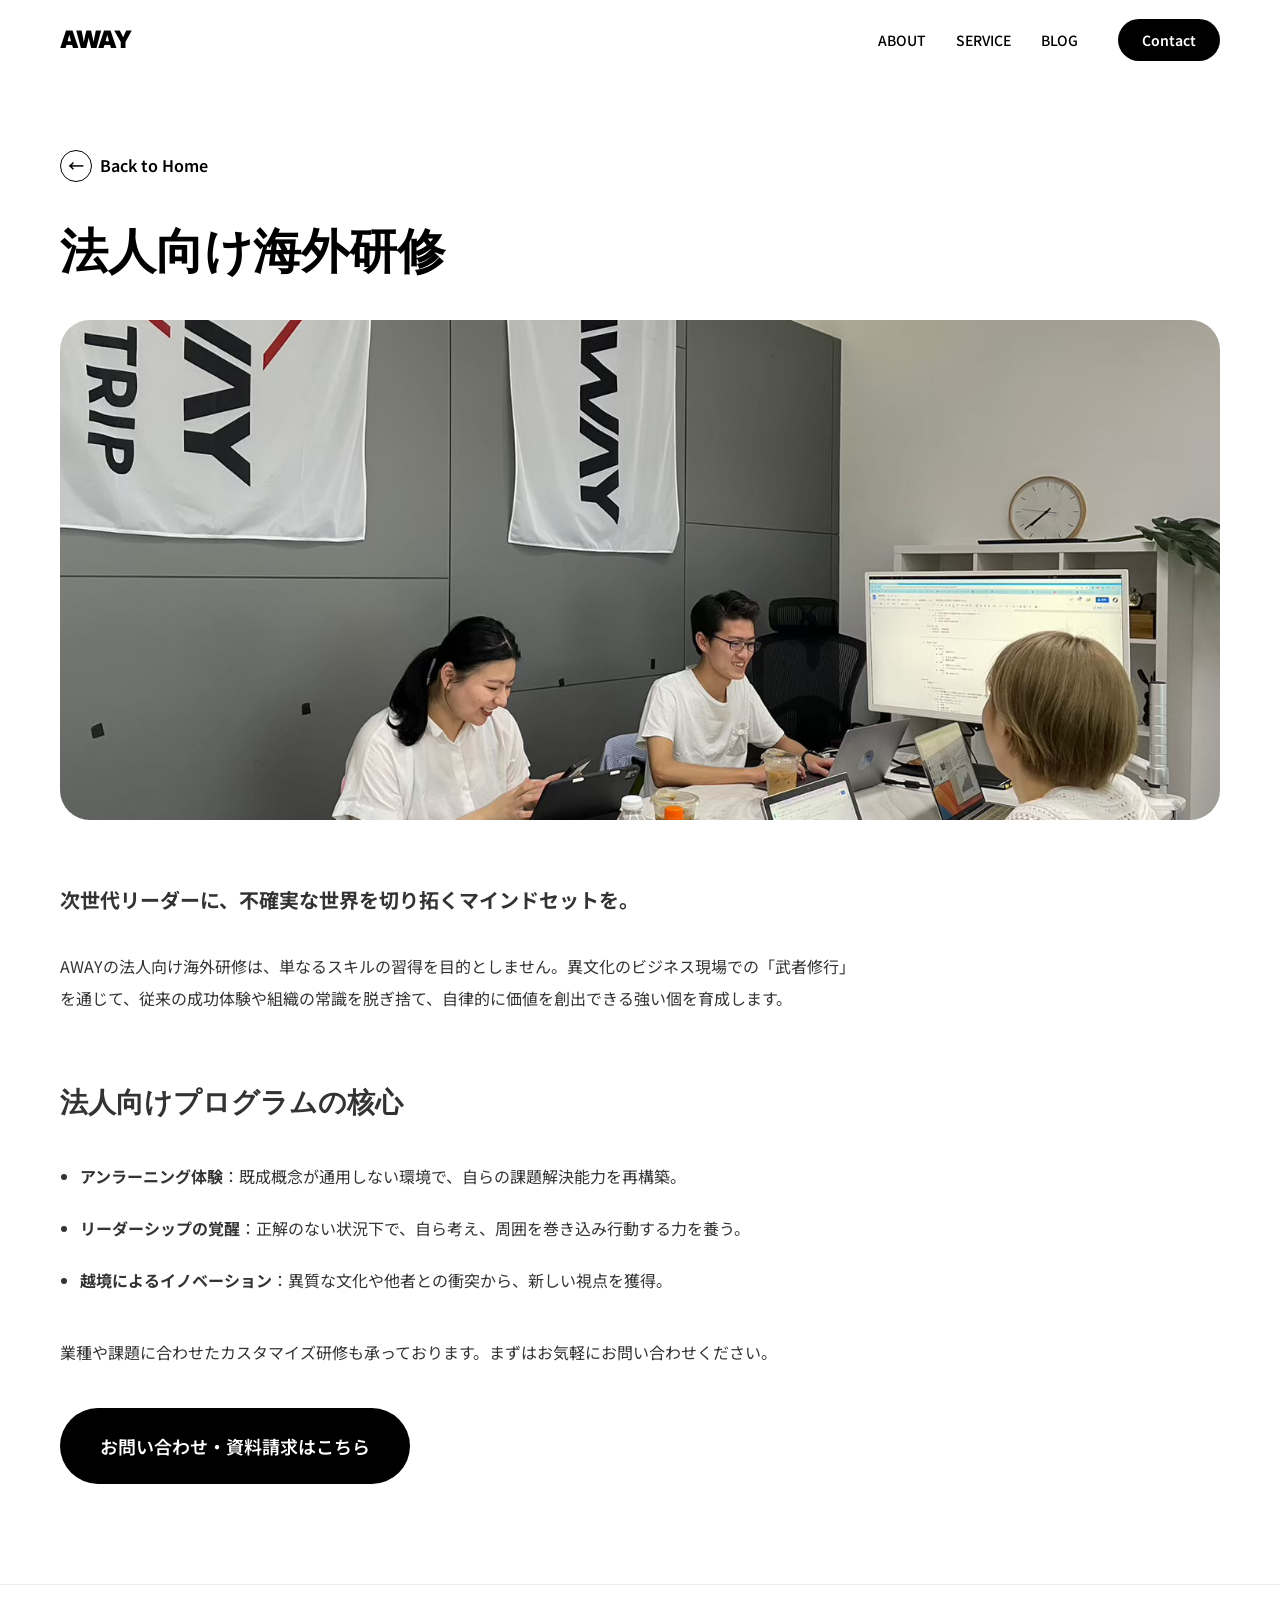
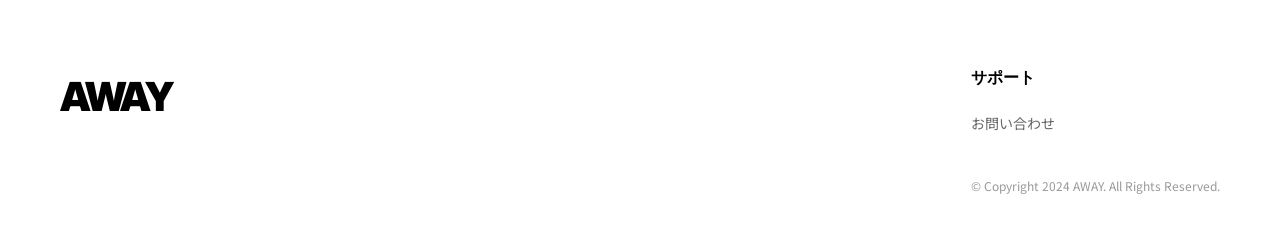
<file: business-program.html>
<!DOCTYPE html>
<html lang="ja">

<head>
    <meta charset="UTF-8">
    <meta name="viewport" content="width=device-width, initial-scale=1.0">
    <title>法人向け海外研修 - AWAY</title>
    <link rel="preconnect" href="https://fonts.googleapis.com">
    <link rel="preconnect" href="https://fonts.gstatic.com" crossorigin>
    <link
        href="https://fonts.googleapis.com/css2?family=Inter:wght@400;500;600;700&family=Noto+Sans+JP:wght@400;500;700&display=swap"
        rel="stylesheet">
    <link rel="icon" href="favicon.png" type="image/png">
    <link rel="stylesheet" href="styles.css">
    <style>
        @media (max-width: 768px) {
            h1 {
                font-size: 32px !important;
                margin-bottom: 24px !important;
            }
            main {
                padding-top: 100px !important;
                padding-bottom: 60px !important;
            }
        }
    </style>
</head>

<body>
    <header class="header">
        <div class="container header-container">
            <a href="index.html" class="logo">AWAY</a>
            <button class="menu-toggle" aria-label="メニューを開閉する">
                <span></span>
                <span></span>
                <span></span>
            </button>
            <nav class="nav">
                <ul class="nav-list">
                    <li><a href="index.html#about">ABOUT</a></li>
                    <li><a href="index.html#program">Service</a></li>
                                        <li><a href="https://note.com/away_college" target="_blank">Blog</a></li>
                </ul>
                <a href="contact.html" class="btn btn-black">Contact</a>
            </nav>
        </div>
    </header>

    <main style="padding-top: 150px; padding-bottom: 100px;">
        <div class="container">
            <a href="index.html"
                style="display: inline-flex; align-items: center; gap: 8px; font-weight: 600; margin-bottom: 40px;">
                <span
                    style="display: inline-flex; align-items: center; justify-content: center; width: 32px; height: 32px; border: 1px solid #000; border-radius: 50%;">←</span>
                Back to Home
            </a>

            <h1 style="font-size: 48px; margin-bottom: 40px; line-height: 1.2;">法人向け海外研修</h1>

            <div style="margin-bottom: 60px; border-radius: 30px; overflow: hidden; height: 500px;">
                <img src="images/社会人向け.jpg" alt="法人向け海外研修" style="width: 100%; height: 100%; object-fit: cover;">
            </div>

            <div style="max-width: 800px; line-height: 2; font-size: 16px; color: #333;">
                <p style="margin-bottom: 30px; font-size: 20px; font-weight: 700;">
                    次世代リーダーに、不確実な世界を切り拓くマインドセットを。
                </p>
                <p style="margin-bottom: 30px;">
                    AWAYの法人向け海外研修は、単なるスキルの習得を目的としません。異文化のビジネス現場での「武者修行」を通じて、従来の成功体験や組織の常識を脱ぎ捨て、自律的に価値を創出できる強い個を育成します。
                </p>
                <h2 style="font-size: 28px; margin: 60px 0 30px; font-family: var(--font-heading);">法人向けプログラムの核心</h2>
                <ul style="list-style: disc; padding-left: 20px; margin-bottom: 40px;">
                    <li style="margin-bottom: 20px;"><strong>アンラーニング体験</strong>：既成概念が通用しない環境で、自らの課題解決能力を再構築。</li>
                    <li style="margin-bottom: 20px;"><strong>リーダーシップの覚醒</strong>：正解のない状況下で、自ら考え、周囲を巻き込み行動する力を養う。</li>
                    <li style="margin-bottom: 20px;"><strong>越境によるイノベーション</strong>：異質な文化や他者との衝突から、新しい視点を獲得。</li>
                </ul>

                <p style="margin-bottom: 40px;">
                    業種や課題に合わせたカスタマイズ研修も承っております。まずはお気軽にお問い合わせください。
                </p>

                <a href="contact.html" class="btn btn-black" style="padding: 20px 40px; font-size: 18px;">
                    お問い合わせ・資料請求はこちら
                </a>
            </div>
        </div>
    </main>

    <footer class="footer">
        <div class="container footer-container">
            <div class="footer-logo">
                <a href="index.html">AWAY</a>
            </div>
            <div class="footer-links">
                <div class="footer-column">
                    <h4>サポート</h4>
                    <ul>
                        <li><a href="contact.html">お問い合わせ</a></li>
                    </ul>
                    <p class="copyright">© Copyright 2024 AWAY. All Rights Reserved.</p>
                </div>
            </div>
        </div>
    </footer>
    <script src="script.js?v=1.0.2"></script>
</body>

</html>
</file>
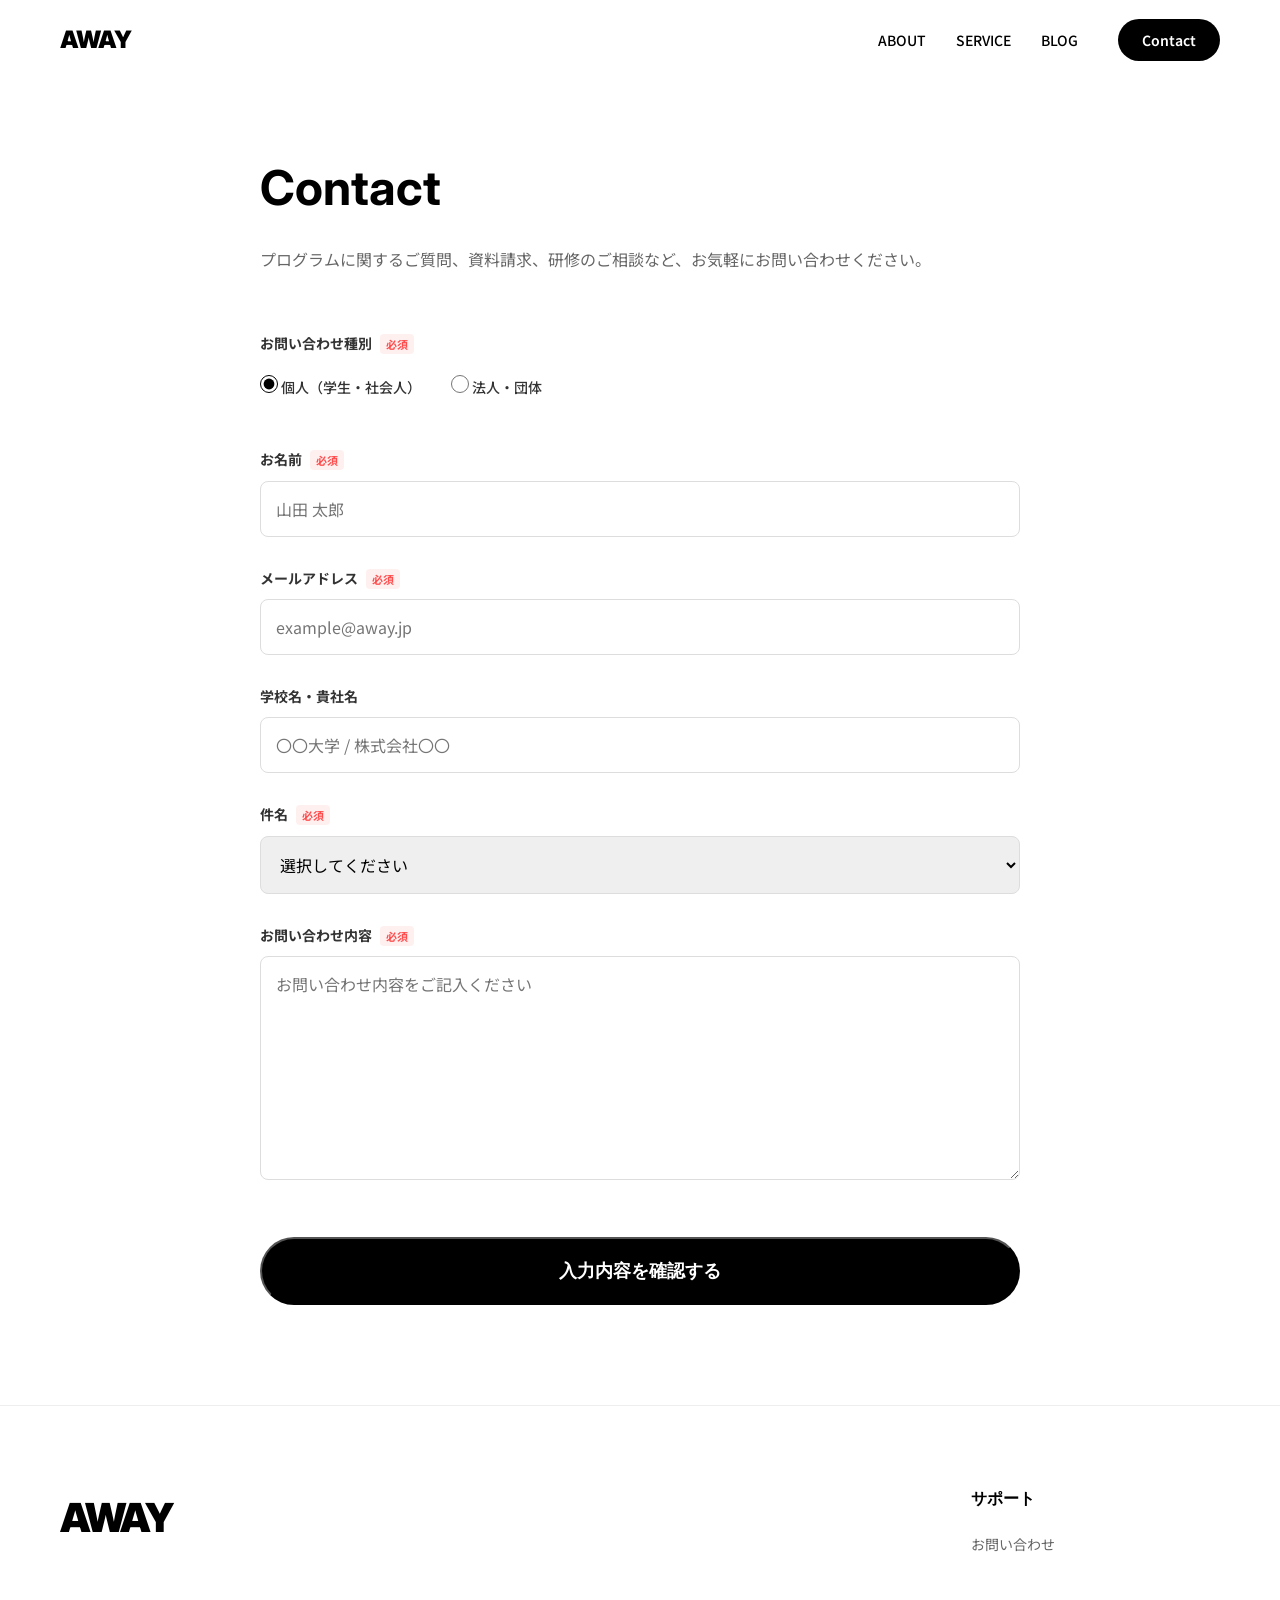
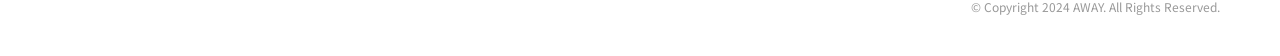
<file: contact.html>
<!DOCTYPE html>
<html lang="ja">

<head>
    <meta charset="UTF-8">
    <meta name="viewport" content="width=device-width, initial-scale=1.0">
    <title>お問い合わせ - AWAY</title>
    <link rel="preconnect" href="https://fonts.googleapis.com">
    <link rel="preconnect" href="https://fonts.gstatic.com" crossorigin>
    <link
        href="https://fonts.googleapis.com/css2?family=Inter:wght@400;500;600;700&family=Noto+Sans+JP:wght@400;500;700&display=swap"
        rel="stylesheet">
    <link rel="icon" href="favicon.png" type="image/png">
    <link rel="stylesheet" href="styles.css">
    <style>
        @media (max-width: 768px) {
            h1 {
                font-size: 32px !important;
                margin-bottom: 16px !important;
            }
            main {
                padding-top: 100px !important;
                padding-bottom: 60px !important;
            }
            .radio-group {
                flex-direction: column;
                gap: 12px !important;
            }
        }
    </style>
</head>

<body>
    <header class="header">
        <div class="container header-container">
            <a href="index.html" class="logo">AWAY</a>
            <button class="menu-toggle" aria-label="メニューを開閉する">
                <span></span>
                <span></span>
                <span></span>
            </button>
            <nav class="nav">
                <ul class="nav-list">
                    <li><a href="index.html#about">ABOUT</a></li>
                    <li><a href="index.html#program">Service</a></li>
                                        <li><a href="https://note.com/away_college" target="_blank">Blog</a></li>
                </ul>
                <a href="contact.html" class="btn btn-black">Contact</a>
            </nav>
        </div>
    </header>

    <main style="padding-top: 150px; padding-bottom: 100px;">
        <div class="container" style="max-width: 800px;">
            <h1 style="font-size: 48px; margin-bottom: 20px;">Contact</h1>
            <p style="margin-bottom: 60px; color: #666;">プログラムに関するご質問、資料請求、研修のご相談など、お気軽にお問い合わせください。</p>

            <form action="https://formspree.io/f/xreakywv" method="POST" class="contact-form">
                <div class="form-group">
                    <label>お問い合わせ種別 <span class="required">必須</span></label>
                    <div class="radio-group">
                        <label class="radio-label">
                            <input type="radio" name="お問い合わせ種別" value="個人（学生・社会人）" checked> <span>個人（学生・社会人）</span>
                        </label>
                        <label class="radio-label">
                            <input type="radio" name="お問い合わせ種別" value="法人・団体"> <span>法人・団体</span>
                        </label>
                    </div>
                </div>

                <div class="form-group">
                    <label for="name">お名前 <span class="required">必須</span></label>
                    <input type="text" id="name" name="name" placeholder="山田 太郎" required>
                </div>

                <div class="form-group">
                    <label for="email">メールアドレス <span class="required">必須</span></label>
                    <input type="email" id="email" name="email" placeholder="example@away.jp" required>
                </div>

                <div class="form-group">
                    <label for="organization">学校名・貴社名</label>
                    <input type="text" id="organization" name="organization" placeholder="〇〇大学 / 株式会社〇〇">
                </div>

                <div class="form-group">
                    <label for="subject">件名 <span class="required">必須</span></label>
                    <select id="subject" name="subject" required>
                        <option value="">選択してください</option>
                        <option value="program">プログラムについて</option>
                        <option value="document">資料請求</option>
                        <option value="interview">説明会予約</option>
                        <option value="corporate">法人研修のご相談</option>
                        <option value="other">その他</option>
                    </select>
                </div>

                <div class="form-group">
                    <label for="message">お問い合わせ内容 <span class="required">必須</span></label>
                    <textarea id="message" name="message" rows="8" placeholder="お問い合わせ内容をご記入ください" required></textarea>
                </div>

                <button type="submit" class="btn btn-black"
                    style="width: 100%; padding: 20px; font-size: 18px; margin-top: 20px;">
                    入力内容を確認する
                </button>
            </form>
        </div>
    </main>

    <footer class="footer">
        <div class="container footer-container">
            <div class="footer-logo">
                <a href="index.html">AWAY</a>
            </div>
            <div class="footer-links">
                <div class="footer-column">
                    <h4>サポート</h4>
                    <ul>
                        <li><a href="contact.html">お問い合わせ</a></li>
                    </ul>
                    <p class="copyright">© Copyright 2024 AWAY. All Rights Reserved.</p>
                </div>
            </div>
        </div>
    </footer>
    <script src="script.js?v=1.0.2"></script>
</body>

</html>
</file>
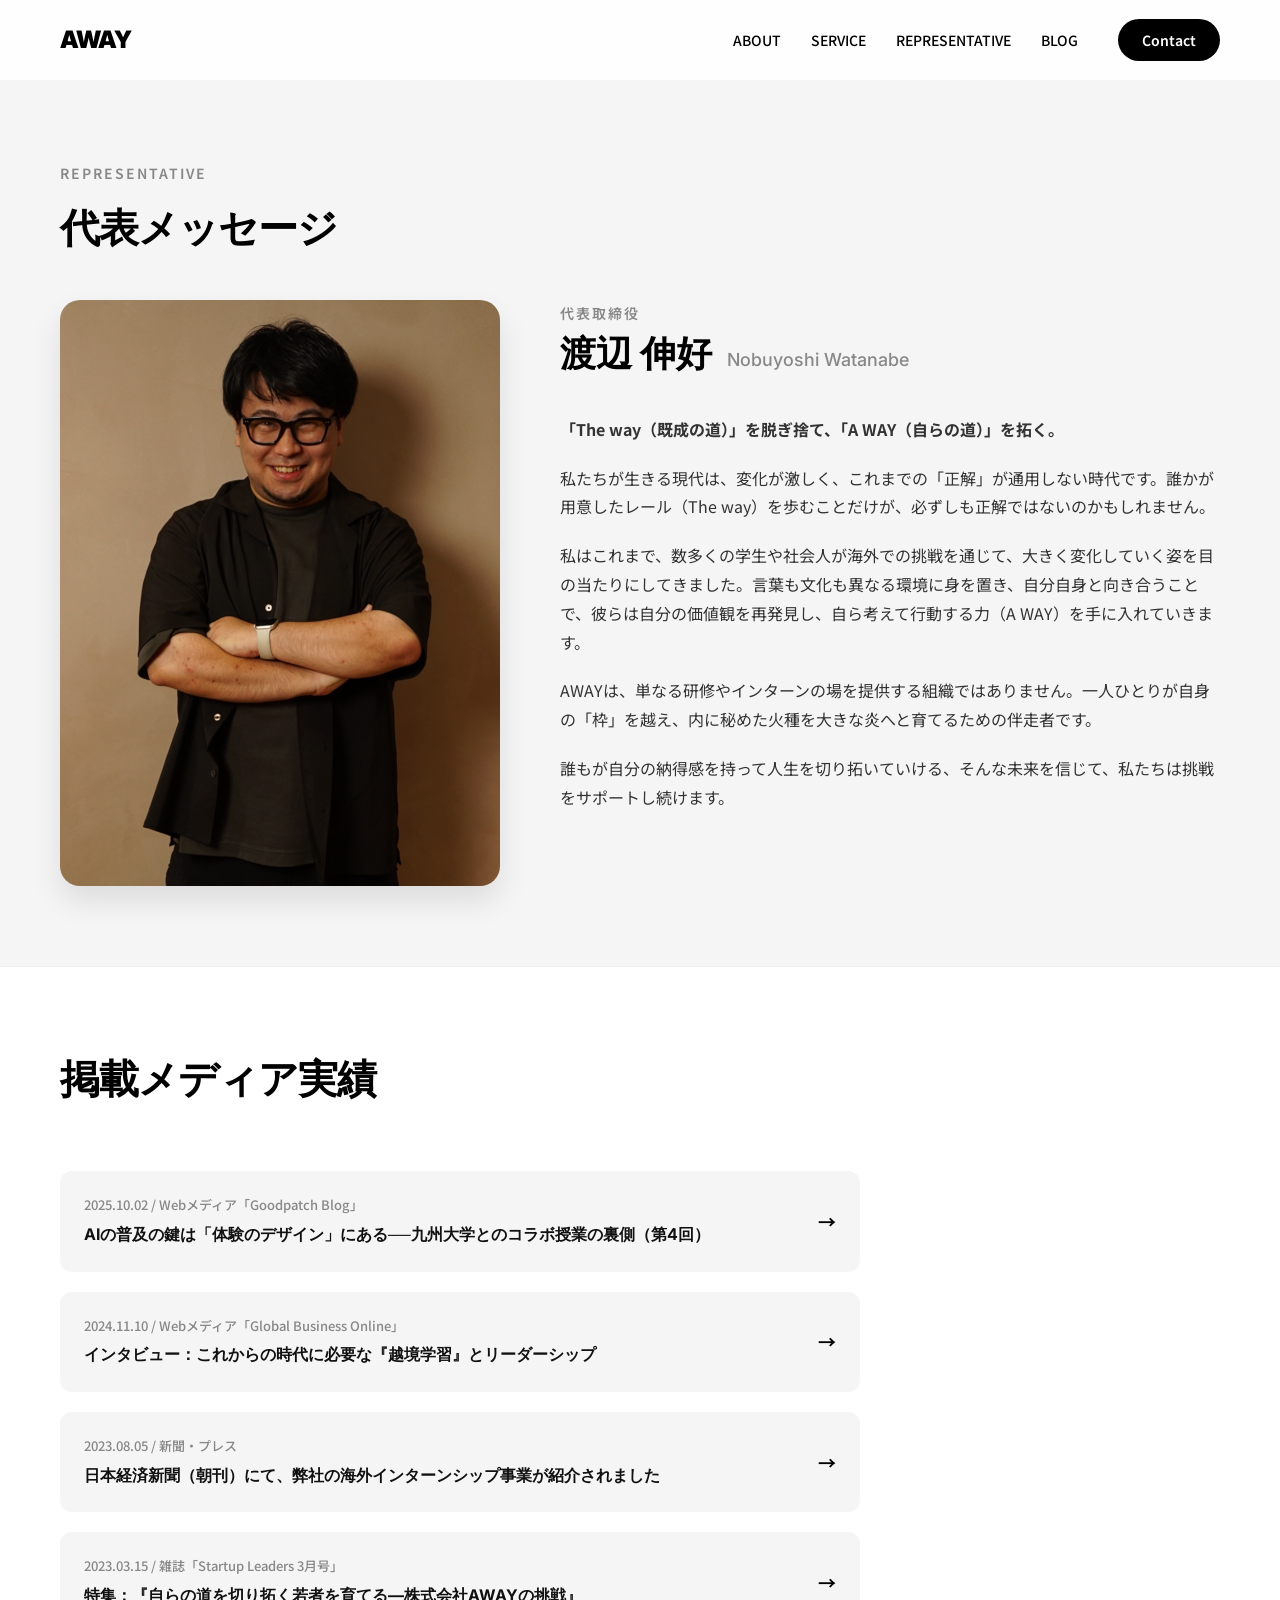
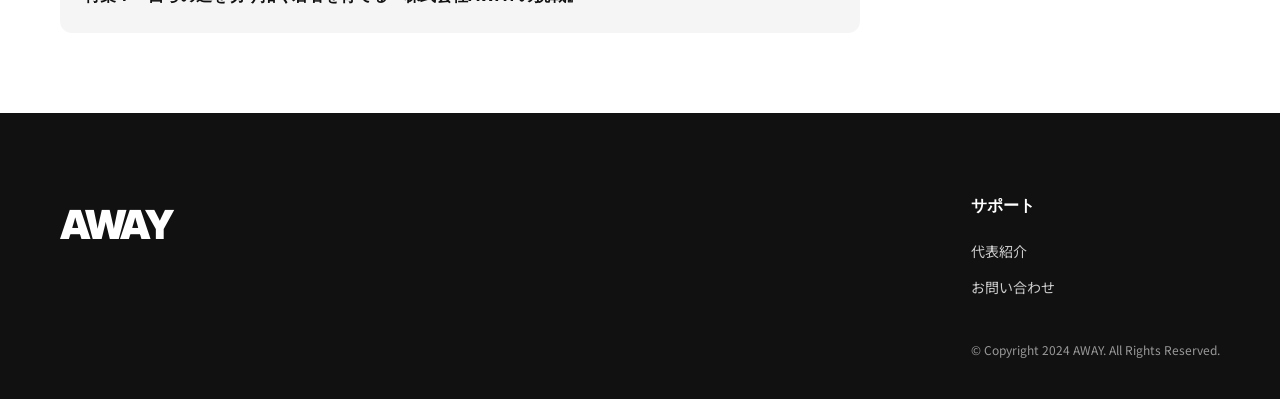
<file: representative.html>
<!DOCTYPE html>
<html lang="ja">

<head>
    <meta charset="UTF-8">
    <meta name="viewport" content="width=device-width, initial-scale=1.0">
    <title>代表紹介 - AWAY</title>
    <link rel="preconnect" href="https://fonts.googleapis.com">
    <link rel="preconnect" href="https://fonts.gstatic.com" crossorigin>
    <link
        href="https://fonts.googleapis.com/css2?family=Inter:wght@400;500;600;700&family=Noto+Sans+JP:wght@400;500;700&display=swap"
        rel="stylesheet">
    <link rel="icon" href="favicon.png" type="image/png">
    <link rel="stylesheet" href="styles.css">
    <style>
        /* 代表紹介ページ専用スタイル */
        .representative-hero {
            padding-top: calc(var(--header-height) + 80px);
            padding-bottom: 80px;
            background-color: var(--gray-light);
        }

        .rep-container {
            display: grid;
            grid-template-columns: 1fr 1.5fr;
            gap: 60px;
            align-items: start;
            margin-top: 40px;
        }

        .rep-image-wrapper {
            position: relative;
            border-radius: 20px;
            overflow: hidden;
            box-shadow: 0 15px 30px rgba(0, 0, 0, 0.1);
        }

        .rep-image {
            width: 100%;
            height: auto;
            object-fit: cover;
            aspect-ratio: 3/4;
        }

        .rep-profile {
            display: flex;
            flex-direction: column;
            gap: 24px;
        }

        .rep-title-sub {
            font-size: 14px;
            font-weight: 600;
            letter-spacing: 2px;
            text-transform: uppercase;
            color: var(--gray-medium);
        }

        .rep-name {
            font-size: 36px;
            font-weight: 700;
            margin-bottom: 8px;
        }

        .rep-name-en {
            font-size: 18px;
            font-weight: 500;
            color: var(--gray-medium);
            margin-left: 15px;
        }

        .rep-message {
            font-size: 16px;
            line-height: 1.8;
            color: #333;
        }

        .rep-message p {
            margin-bottom: 20px;
        }

        .rep-history {
            margin-top: 80px;
            padding: 80px 0;
            border-top: 1px solid #eee;
        }

        .history-timeline {
            margin-top: 40px;
            display: flex;
            flex-direction: column;
            gap: 30px;
            max-width: 800px;
        }

        .history-item {
            display: grid;
            grid-template-columns: 150px 1fr;
            gap: 30px;
            border-bottom: 1px solid #f0f0f0;
            padding-bottom: 20px;
        }

        .history-year {
            font-weight: 700;
            font-size: 18px;
            font-family: var(--font-heading);
        }

        .history-detail {
            font-size: 15px;
            color: #555;
        }

        .rep-media {
            padding: 80px 0;
            background-color: #fff;
            border-top: 1px solid #eee;
        }

        .media-list {
            margin-top: 40px;
            display: flex;
            flex-direction: column;
            gap: 20px;
            max-width: 800px;
        }

        .media-item {
            background-color: var(--gray-light);
            padding: 24px;
            border-radius: 12px;
            display: flex;
            justify-content: space-between;
            align-items: center;
            transition: all 0.3s ease;
            text-decoration: none;
            color: inherit;
        }

        .media-item:hover {
            transform: translateY(-2px);
            background-color: #f0f0f0;
        }

        .media-meta {
            display: flex;
            flex-direction: column;
            gap: 6px;
        }

        .media-date-category {
            font-size: 13px;
            color: var(--gray-medium);
            font-weight: 500;
        }

        .media-title {
            font-size: 16px;
            font-weight: 700;
            color: #111;
        }

        .media-link-arrow {
            font-size: 18px;
            color: #000;
            font-weight: bold;
            transition: transform 0.3s ease;
        }

        .media-item:hover .media-link-arrow {
            transform: translateX(4px);
        }

        @media (max-width: 900px) {
            .rep-container {
                grid-template-columns: 1fr;
                gap: 40px;
            }

            .rep-image-wrapper {
                max-width: 400px;
                margin: 0 auto;
            }

            .history-item {
                grid-template-columns: 100px 1fr;
                gap: 20px;
            }
        }
        @media (max-width: 768px) {
            .history-item {
                grid-template-columns: 1fr;
                gap: 8px;
            }
            .rep-name {
                font-size: 28px !important;
            }
            .rep-title {
                font-size: 14px !important;
            }
            .section-title {
                font-size: 28px !important;
            }
        }
    </style>
</head>

<body>
    <header class="header">
        <div class="container header-container">
            <a href="index.html" class="logo">AWAY</a>
            <button class="menu-toggle" aria-label="メニューを開閉する">
                <span></span>
                <span></span>
                <span></span>
            </button>
            <nav class="nav">
                <ul class="nav-list">
                    <li><a href="index.html#about">ABOUT</a></li>
                    <li><a href="index.html#program">Service</a></li>
                    <li><a href="representative.html">REPRESENTATIVE</a></li>
                                        <li><a href="https://note.com/away_college" target="_blank">Blog</a></li>
                </ul>
                <a href="contact.html" class="btn btn-black">Contact</a>
            </nav>
        </div>
    </header>

    <main>
        <section class="representative-hero">
            <div class="container">
                <span class="rep-title-sub">REPRESENTATIVE</span>
                <h1 class="section-title" style="margin-bottom: 0; margin-top: 10px;">代表メッセージ</h1>
                
                <div class="rep-container">
                    <div class="rep-image-wrapper">
                        <!-- images/owner.png をサンプル画像として使用 -->
                        <img src="images/owner.png" alt="代表 渡辺伸好" class="rep-image" onerror="this.src='https://picsum.photos/seed/owner/600/800'">
                    </div>
                    <div class="rep-profile">
                        <div>
                            <span class="rep-title-sub">代表取締役</span>
                            <h2 class="rep-name">渡辺 伸好<span class="rep-name-en">Nobuyoshi Watanabe</span></h2>
                        </div>
                        <div class="rep-message">
                            <p><strong>「The way（既成の道）」を脱ぎ捨て、「A WAY（自らの道）」を拓く。</strong></p>
                            <p>
                                私たちが生きる現代は、変化が激しく、これまでの「正解」が通用しない時代です。誰かが用意したレール（The way）を歩むことだけが、必ずしも正解ではないのかもしれません。
                            </p>
                            <p>
                                私はこれまで、数多くの学生や社会人が海外での挑戦を通じて、大きく変化していく姿を目の当たりにしてきました。言葉も文化も異なる環境に身を置き、自分自身と向き合うことで、彼らは自分の価値観を再発見し、自ら考えて行動する力（A WAY）を手に入れていきます。
                            </p>
                            <p>
                                AWAYは、単なる研修やインターンの場を提供する組織ではありません。一人ひとりが自身の「枠」を越え、内に秘めた火種を大きな炎へと育てるための伴走者です。
                            </p>
                            <p>
                                誰もが自分の納得感を持って人生を切り拓いていける、そんな未来を信じて、私たちは挑戦をサポートし続けます。
                            </p>
                        </div>
                    </div>
                </div>
            </div>
        </section>

        <section class="rep-media">
            <div class="container">
                <h2 class="section-title">掲載メディア実績</h2>
                <div class="media-list">
                    <a href="https://goodpatch.com/blog/2025-10-kyushuuniv04" class="media-item" target="_blank" rel="noopener noreferrer">
                        <div class="media-meta">
                            <span class="media-date-category">2025.10.02 / Webメディア「Goodpatch Blog」</span>
                            <h3 class="media-title">AIの普及の鍵は「体験のデザイン」にある──九州大学とのコラボ授業の裏側（第4回）</h3>
                        </div>
                        <span class="media-link-arrow">→</span>
                    </a>
                    <a href="#" class="media-item">
                        <div class="media-meta">
                            <span class="media-date-category">2024.11.10 / Webメディア「Global Business Online」</span>
                            <h3 class="media-title">インタビュー：これからの時代に必要な『越境学習』とリーダーシップ</h3>
                        </div>
                        <span class="media-link-arrow">→</span>
                    </a>
                    <a href="#" class="media-item">
                        <div class="media-meta">
                            <span class="media-date-category">2023.08.05 / 新聞・プレス</span>
                            <h3 class="media-title">日本経済新聞（朝刊）にて、弊社の海外インターンシップ事業が紹介されました</h3>
                        </div>
                        <span class="media-link-arrow">→</span>
                    </a>
                    <a href="#" class="media-item">
                        <div class="media-meta">
                            <span class="media-date-category">2023.03.15 / 雑誌「Startup Leaders 3月号」</span>
                            <h3 class="media-title">特集：『自らの道を切り拓く若者を育てる—株式会社AWAYの挑戦』</h3>
                        </div>
                        <span class="media-link-arrow">→</span>
                    </a>
                </div>
            </div>
        </section>
    </main>

    <footer class="footer theme-dark">
        <div class="container footer-container">
            <div class="footer-logo">
                <a href="index.html">AWAY</a>
            </div>
            <div class="footer-links">
                <div class="footer-column">
                    <h4>サポート</h4>
                    <ul>
                        <li><a href="representative.html">代表紹介</a></li>
                        <li><a href="contact.html">お問い合わせ</a></li>
                    </ul>
                    <p class="copyright">© Copyright 2024 AWAY. All Rights Reserved.</p>
                </div>
            </div>
        </div>
    </footer>
    <script src="script.js?v=1.0.2"></script>
</body>

</html>
</file>
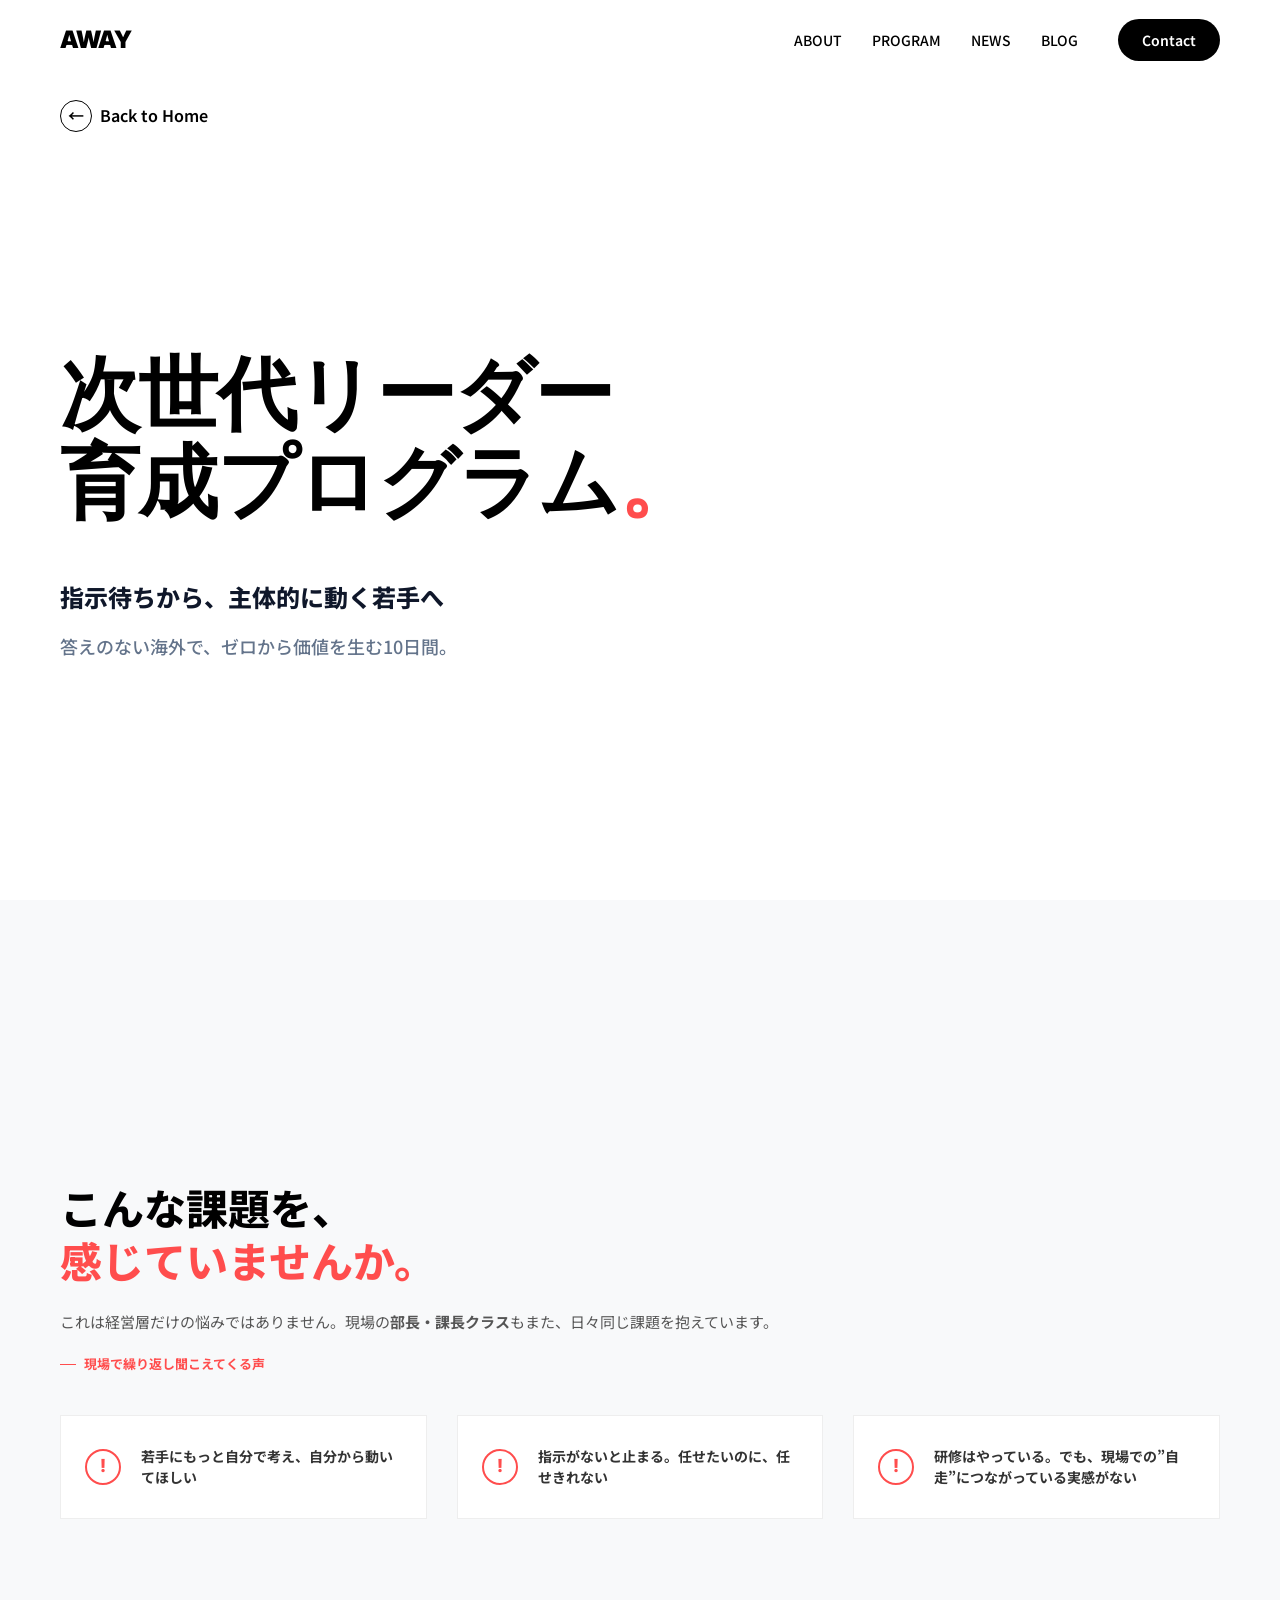
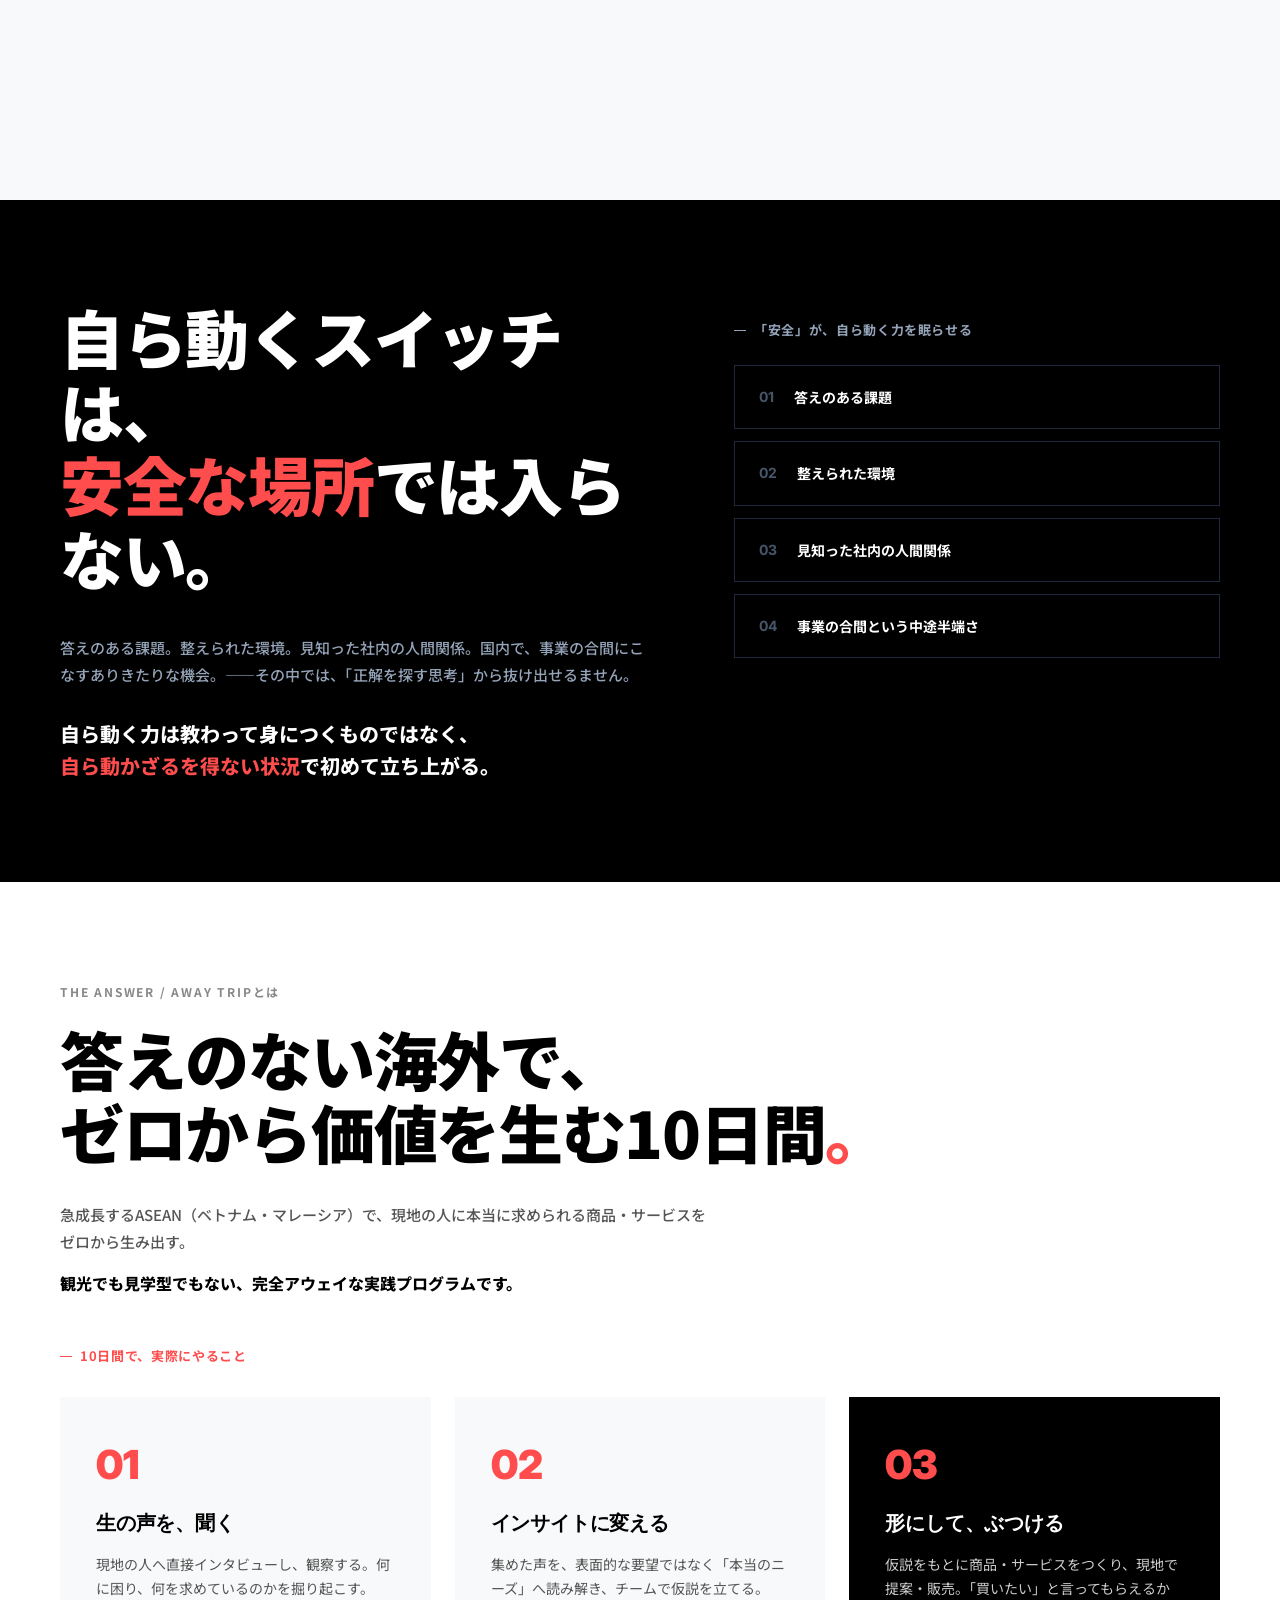
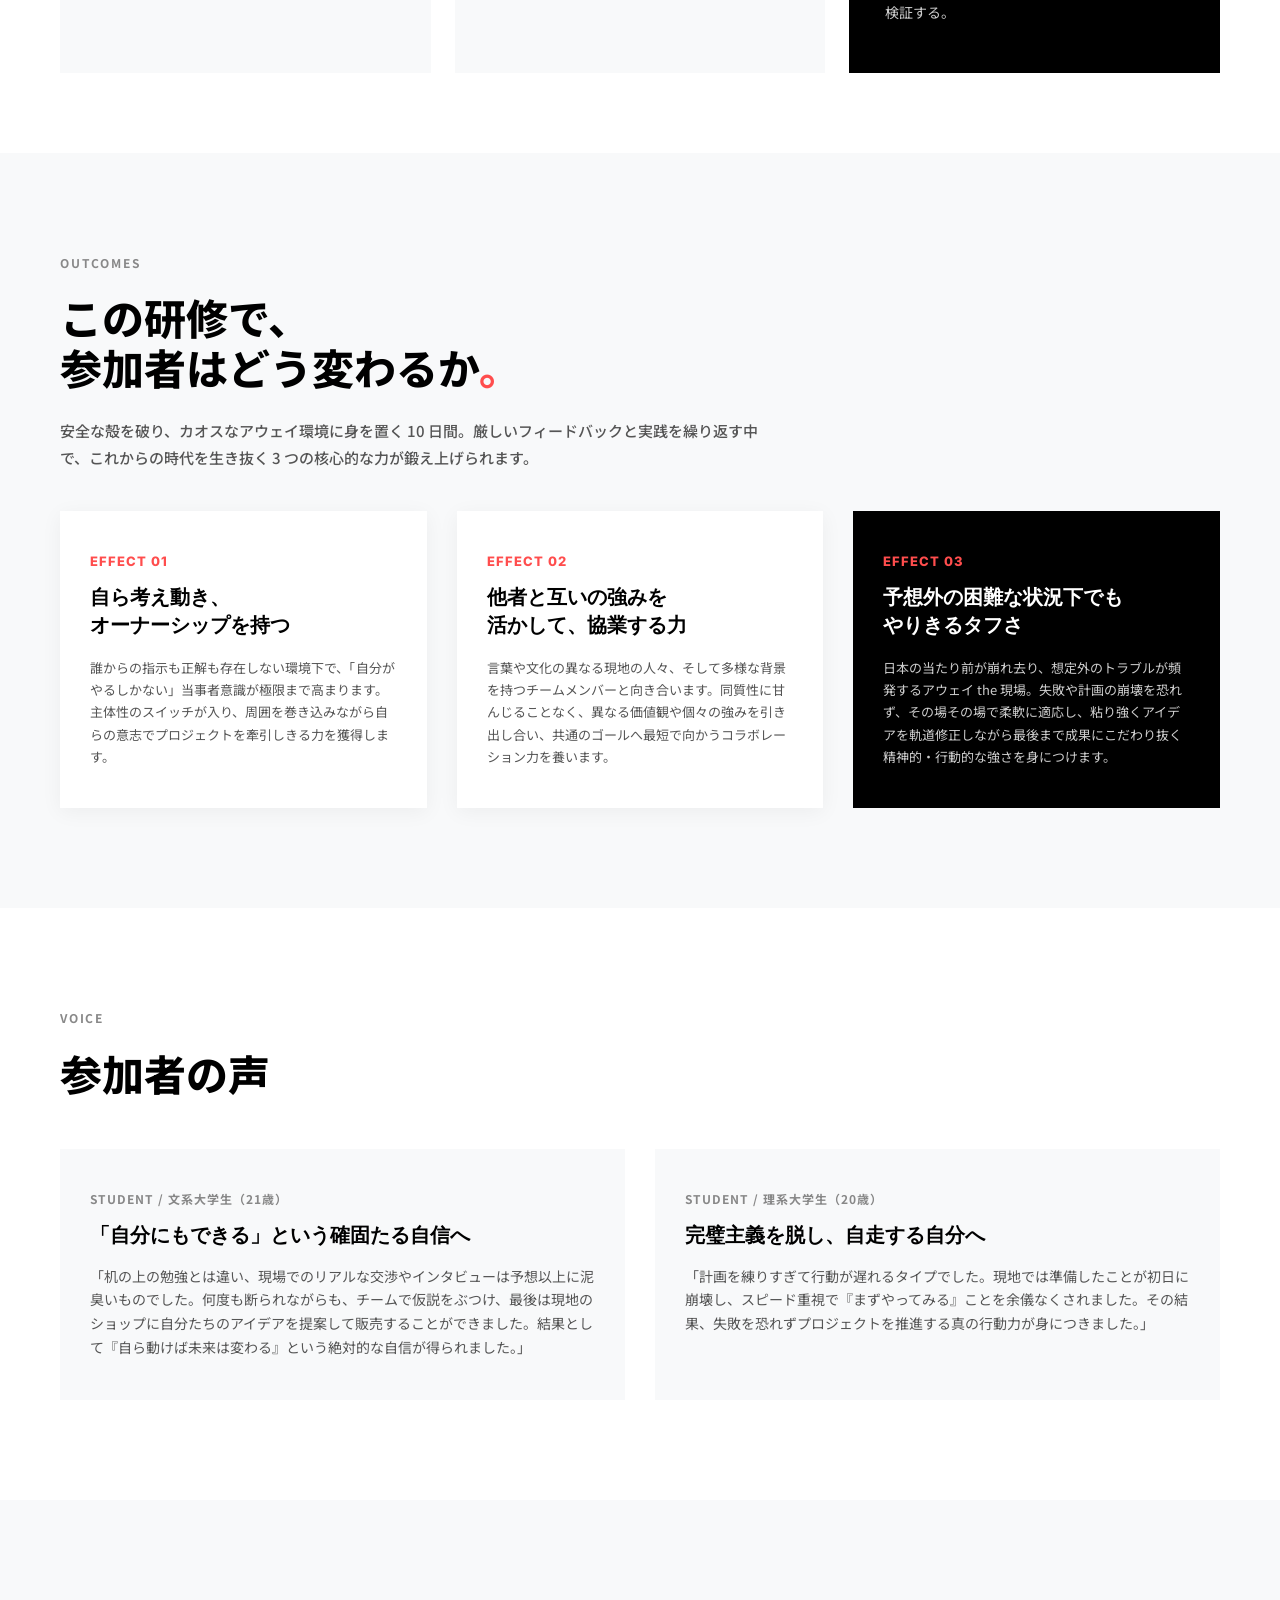
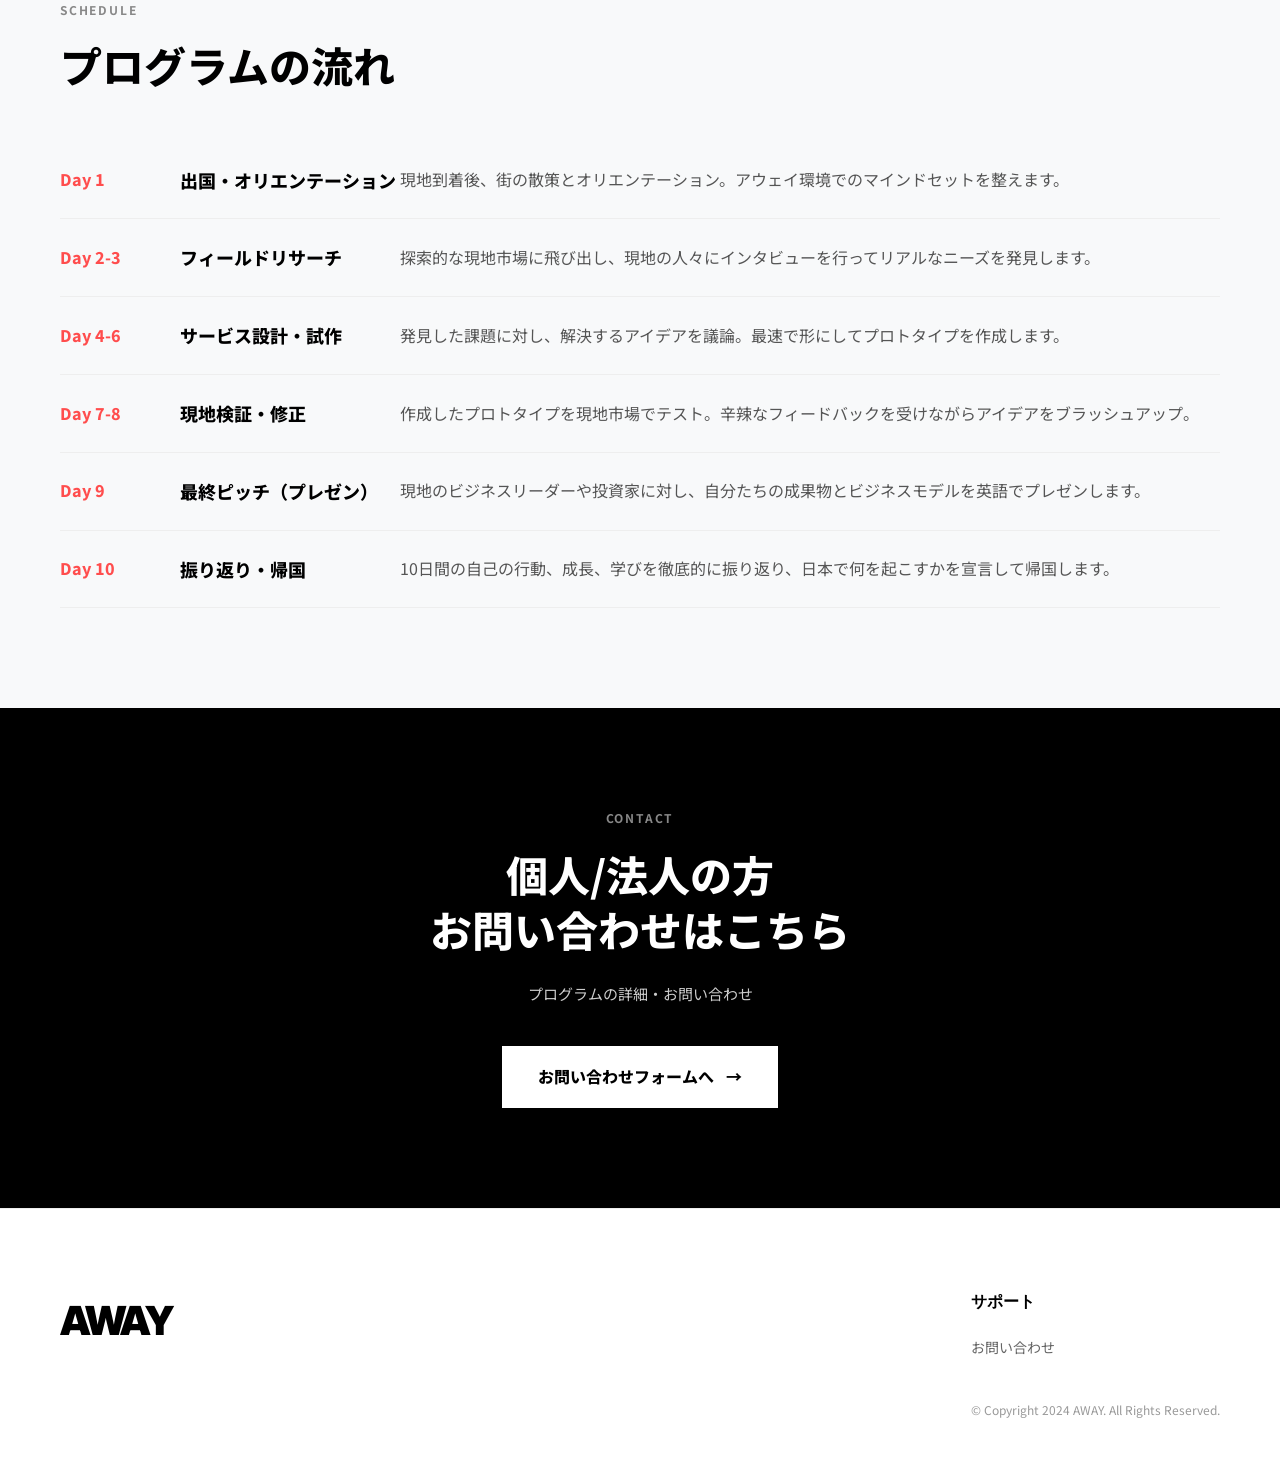
<file: student-program.html>
<!DOCTYPE html>
<html lang="ja">

<head>
    <meta charset="UTF-8">
    <meta name="viewport" content="width=device-width, initial-scale=1.0">
    <title>学生向け海外インターン - AWAY</title>
    <link rel="preconnect" href="https://fonts.googleapis.com">
    <link rel="preconnect" href="https://fonts.gstatic.com" crossorigin>
    <link
        href="https://fonts.googleapis.com/css2?family=Inter:wght@400;500;600;700&family=Noto+Sans+JP:wght@400;500;700&display=swap"
        rel="stylesheet">
    <link rel="icon" href="favicon.png" type="image/png">
    <link rel="stylesheet" href="styles.css">
    <style>
        /* Page Custom Styles */
        .sp-hero {
            padding: 120px 0 80px;
            background-color: #fff;
        }

        .sp-hero-title {
            font-size: 56px;
            font-weight: 900;
            line-height: 1.15;
            color: #000;
            margin-bottom: 24px;
        }

        .sp-hero-title span {
            color: #ff4d4d;
        }

        .sp-hero-subtitle {
            font-size: 14px;
            font-weight: 700;
            letter-spacing: 3px;
            color: #777;
            text-transform: uppercase;
            margin-bottom: 40px;
        }

        .sp-section {
            padding: 100px 0;
        }

        .sp-section.bg-light {
            background-color: #f8f9fa;
        }

        .sp-section.bg-dark {
            background-color: #000;
            color: #fff;
        }

        .sp-section-title {
            font-size: 42px;
            font-weight: 800;
            line-height: 1.25;
            margin-bottom: 50px;
            font-family: 'Noto Sans JP', sans-serif;
        }

        .sp-section-title span {
            color: #ff4d4d;
        }

        .sp-section-subtitle {
            font-size: 12px;
            font-weight: 700;
            color: #888;
            text-transform: uppercase;
            letter-spacing: 0.15em;
            display: block;
            margin-bottom: 20px;
        }

        .sp-grid-2 {
            display: grid;
            grid-template-columns: repeat(2, 1fr);
            gap: 40px;
        }

        .sp-grid-3 {
            display: grid;
            grid-template-columns: repeat(3, 1fr);
            gap: 30px;
        }

        .sp-card {
            background-color: #fff;
            padding: 40px 30px;
            border-radius: 0;
            border: 1px solid #eee;
        }

        .sp-card-num {
            font-size: 12px;
            font-weight: 800;
            color: #ff4d4d;
            letter-spacing: 1px;
            display: block;
            margin-bottom: 12px;
        }

        .sp-card-title {
            font-size: 20px;
            font-weight: 800;
            margin-bottom: 16px;
            color: #000;
            line-height: 1.4;
        }

        .sp-card-desc {
            font-size: 14px;
            line-height: 1.7;
            color: #555;
        }

        .sp-card-dark {
            background-color: #000;
            border: none;
            color: #fff;
        }

        .sp-card-dark .sp-card-title {
            color: #fff;
        }

        .sp-card-dark .sp-card-desc {
            color: #ccc;
        }

        /* Student Hero Section Styling */
        .student-hero {
            min-height: 100vh;
            display: flex;
            align-items: center;
            padding: 80px 0 60px;
            box-sizing: border-box;
            background-color: #fff;
        }

        .student-hero-container {
            display: flex;
            flex-direction: column;
            justify-content: flex-start;
            min-height: calc(100vh - 140px);
            width: 100%;
        }

        .student-hero-back {
            display: inline-flex;
            align-items: center;
            gap: 8px;
            font-weight: 600;
            margin-bottom: 40px;
            margin-top: 20px;
        }

        .student-hero-back span {
            display: inline-flex;
            align-items: center;
            justify-content: center;
            width: 32px;
            height: 32px;
            border: 1px solid #000;
            border-radius: 50%;
        }

        .student-hero-content {
            margin-top: auto;
            margin-bottom: auto;
        }

        .student-hero-title {
            font-size: 80px;
            font-weight: 900;
            line-height: 1.1;
            letter-spacing: -0.02em;
            color: #000;
            margin-bottom: 50px;
        }

        .student-hero-text {
            max-width: 800px;
            line-height: 1.8;
            font-size: 16px;
            color: #333;
        }

        .student-hero-lead {
            margin-bottom: 12px;
            font-size: 24px;
            font-weight: 800;
            color: #0f172a;
            font-family: 'Noto Sans JP', sans-serif;
        }

        .student-hero-sublead {
            font-size: 18px;
            color: #64748b;
            font-weight: 500;
        }

        .student-mission {
            min-height: 100vh;
            display: flex;
            align-items: center;
            box-sizing: border-box;
        }

        .student-mission .container {
            width: 100%;
        }

        /* Responsive Styles */
        @media (max-width: 991px) {
            .sp-grid-3, .sp-grid-2 {
                grid-template-columns: 1fr;
            }
        }
        @media (max-width: 768px) {
            .student-hero {
                min-height: auto;
                padding: 100px 0 60px;
            }
            .student-hero-container {
                min-height: auto;
            }
            .student-hero-title {
                font-size: 38px !important;
                margin-bottom: 30px !important;
            }
            .student-hero-lead {
                font-size: 18px !important;
            }
            .student-hero-sublead {
                font-size: 14px !important;
            }
            .student-mission {
                min-height: auto;
                padding: 80px 0;
            }
            h1 {
                font-size: 38px !important;
                margin-bottom: 30px !important;
            }
            .sp-hero-title {
                font-size: 36px !important;
            }
            .sp-section-title {
                font-size: 30px !important;
                margin-bottom: 30px !important;
            }
            .schedule-table, 
            .schedule-table tbody, 
            .schedule-table tr, 
            .schedule-table td {
                display: block;
                width: 100% !important;
            }
            .schedule-table tr {
                padding: 16px 0;
            }
            .schedule-table td {
                padding: 4px 0 !important;
            }
            .schedule-table .schedule-day {
                font-size: 14px;
            }
            .schedule-table .schedule-title {
                font-size: 16px;
                margin-bottom: 4px;
            }
        }
    </style>
</head>

<body>
    <header class="header">
        <div class="container header-container">
            <a href="index.html" class="logo">AWAY</a>
            <button class="menu-toggle" aria-label="メニューを開閉する">
                <span></span>
                <span></span>
                <span></span>
            </button>
            <nav class="nav">
                <ul class="nav-list">
                    <li><a href="index.html#about">ABOUT</a></li>
                    <li><a href="index.html#program">Program</a></li>
                    <li><a href="index.html#news">News</a></li>
                    <li><a href="https://note.com/away_college" target="_blank">Blog</a></li>
                </ul>
                <a href="contact.html" class="btn btn-black">Contact</a>
            </nav>
        </div>
    </header>

    <main>
        <!-- Hero Section -->
        <section class="student-hero">
            <div class="container student-hero-container">
                <a href="index.html" class="student-hero-back">
                    <span>←</span>
                    Back to Home
                </a>

                <div class="student-hero-content">
                    <h1 class="student-hero-title">
                        次世代リーダー<br>育成プログラム<span style="color: #ff4d4d;">。</span>
                    </h1>

                    <div class="student-hero-text">
                        <p class="student-hero-lead">
                            指示待ちから、主体的に動く若手へ
                        </p>
                        <p class="student-hero-sublead">
                            答えのない海外で、ゼロから価値を生む10日間。
                        </p>
                    </div>
                </div>
            </div>
        </section>
        
        <!-- Mission Section -->
        <section class="sp-section bg-light student-mission">
            <div class="container">
                <h2 class="sp-section-title" style="margin-bottom: 24px;">こんな課題を、<br><span>感じていませんか。</span></h2>
                <p class="section-desc" style="max-width: 100%; font-size: 15px; margin-bottom: 20px; color: #555;">
                    これは経営層だけの悩みではありません。現場の<strong>部長・課長クラス</strong>もまた、日々同じ課題を抱えています。
                </p>
                <p style="color: #ff4d4d; font-weight: 700; font-size: 13px; margin-bottom: 40px; display: flex; align-items: center; gap: 8px;">
                    <span style="display: inline-block; width: 16px; height: 1px; background-color: #ff4d4d;"></span>現場で繰り返し聞こえてくる声
                </p>
                <div class="sp-grid-3">
                    <div class="sp-card" style="display: flex; align-items: center; gap: 20px; padding: 30px 24px; background-color: #fff;">
                        <span style="display: inline-flex; align-items: center; justify-content: center; width: 36px; height: 36px; border: 2px solid #ff4d4d; border-radius: 50%; color: #ff4d4d; font-size: 18px; font-weight: 800; flex-shrink: 0; font-family: 'Inter', sans-serif;">!</span>
                        <p style="font-size: 14px; font-weight: 700; color: #333; line-height: 1.5; margin: 0;">若手にもっと自分で考え、自分から動いてほしい</p>
                    </div>
                    <div class="sp-card" style="display: flex; align-items: center; gap: 20px; padding: 30px 24px; background-color: #fff;">
                        <span style="display: inline-flex; align-items: center; justify-content: center; width: 36px; height: 36px; border: 2px solid #ff4d4d; border-radius: 50%; color: #ff4d4d; font-size: 18px; font-weight: 800; flex-shrink: 0; font-family: 'Inter', sans-serif;">!</span>
                        <p style="font-size: 14px; font-weight: 700; color: #333; line-height: 1.5; margin: 0;">指示がないと止まる。任せたいのに、任せきれない</p>
                    </div>
                    <div class="sp-card" style="display: flex; align-items: center; gap: 20px; padding: 30px 24px; background-color: #fff;">
                        <span style="display: inline-flex; align-items: center; justify-content: center; width: 36px; height: 36px; border: 2px solid #ff4d4d; border-radius: 50%; color: #ff4d4d; font-size: 18px; font-weight: 800; flex-shrink: 0; font-family: 'Inter', sans-serif;">!</span>
                        <p style="font-size: 14px; font-weight: 700; color: #333; line-height: 1.5; margin: 0;">研修はやっている。でも、現場での”自走”につながっている実感がない</p>
                    </div>
                </div>
            </div>
        </section>

        <!-- Anti-Safety Section (Dark) -->
        <section class="sp-section bg-dark" style="background-color: #000; padding: 100px 0;">
            <div class="container">
                <div style="display: grid; grid-template-columns: 1.1fr 0.9fr; gap: 80px; align-items: flex-start;">
                    <!-- 左カラム -->
                    <div style="display: flex; flex-direction: column; gap: 40px;">
                        <h2 style="font-size: 64px; font-weight: 900; line-height: 1.15; color: #fff; margin: 0; letter-spacing: -0.02em; font-family: 'Noto Sans JP', sans-serif;">
                            自ら動くスイッチは、<br><span style="color: #ff4d4d;">安全な場所</span>では入らない。
                        </h2>
                        <div style="display: flex; flex-direction: column; gap: 30px;">
                            <p style="font-size: 15px; color: #94a3b8; line-height: 1.8; margin: 0; font-weight: 500;">
                                答えのある課題。整えられた環境。見知った社内の人間関係。国内で、事業の合間にこなすありきたりな機会。――その中では、「正解を探す思考」から抜け出せるません。
                            </p>
                            <p style="font-size: 20px; font-weight: 800; line-height: 1.6; margin: 0; color: #fff; font-family: 'Noto Sans JP', sans-serif;">
                                自ら動く力は教わって身につくものではなく、<br><span style="color: #ff4d4d;">自ら動かざるを得ない状況</span>で初めて立ち上がる。
                            </p>
                        </div>
                    </div>
                    <!-- 右カラム -->
                    <div style="margin-top: 20px;">
                        <p style="color: #94a3b8; font-weight: 700; font-size: 13px; margin-bottom: 24px; display: flex; align-items: center; gap: 8px; margin-top: 0; letter-spacing: 0.05em;">
                            <span style="display: inline-block; width: 12px; height: 1px; background-color: #94a3b8;"></span>「安全」が、自ら動く力を眠らせる
                        </p>
                        <div style="display: flex; flex-direction: column; gap: 12px;">
                            <div style="border: 1px solid #1e293b; padding: 20px 24px; display: flex; align-items: center; gap: 20px; background: transparent; border-radius: 0;">
                                <span style="font-family: 'Inter', sans-serif; font-size: 14px; font-weight: 700; color: #475569;">01</span>
                                <span style="font-size: 14px; font-weight: 700; color: #fff; font-family: 'Noto Sans JP', sans-serif;">答えのある課題</span>
                            </div>
                            <div style="border: 1px solid #1e293b; padding: 20px 24px; display: flex; align-items: center; gap: 20px; background: transparent; border-radius: 0;">
                                <span style="font-family: 'Inter', sans-serif; font-size: 14px; font-weight: 700; color: #475569;">02</span>
                                <span style="font-size: 14px; font-weight: 700; color: #fff; font-family: 'Noto Sans JP', sans-serif;">整えられた環境</span>
                            </div>
                            <div style="border: 1px solid #1e293b; padding: 20px 24px; display: flex; align-items: center; gap: 20px; background: transparent; border-radius: 0;">
                                <span style="font-family: 'Inter', sans-serif; font-size: 14px; font-weight: 700; color: #475569;">03</span>
                                <span style="font-size: 14px; font-weight: 700; color: #fff; font-family: 'Noto Sans JP', sans-serif;">見知った社内の人間関係</span>
                            </div>
                            <div style="border: 1px solid #1e293b; padding: 20px 24px; display: flex; align-items: center; gap: 20px; background: transparent; border-radius: 0;">
                                <span style="font-family: 'Inter', sans-serif; font-size: 14px; font-weight: 700; color: #475569;">04</span>
                                <span style="font-size: 14px; font-weight: 700; color: #fff; font-family: 'Noto Sans JP', sans-serif;">事業の合間という中途半端さ</span>
                            </div>
                        </div>
                    </div>
                </div>
            </div>
        </section>

        <!-- Mindset Section (Replaced with Away Trip Details) -->
        <section class="sp-section" style="padding: 100px 0 80px;">
            <div class="container">
                <span class="sp-section-subtitle" style="font-size: 12px; font-weight: 700; color: #888; text-transform: uppercase; letter-spacing: 0.15em; display: block; margin-bottom: 20px;">THE ANSWER / AWAY TRIPとは</span>
                <h2 class="sp-section-title" style="font-size: 64px; font-weight: 900; margin-bottom: 32px; line-height: 1.15; letter-spacing: -0.02em; color: #000;">答えのない海外で、<br>ゼロから価値を生む10日間<span style="color: #ff4d4d;">。</span></h2>
                <div style="max-width: 660px; margin-bottom: 50px;">
                    <p style="font-size: 15px; color: #555; line-height: 1.8; margin-bottom: 16px; font-weight: 500;">
                        急成長するASEAN（ベトナム・マレーシア）で、現地の人に本当に求められる商品・サービスをゼロから生み出す。
                    </p>
                    <p style="font-size: 16px; font-weight: 800; color: #000; margin-bottom: 0; line-height: 1.6;">
                        観光でも見学型でもない、完全アウェイな実践プログラムです。
                    </p>
                </div>
                
                <p style="color: #ff4d4d; font-weight: 700; font-size: 13px; margin-bottom: 30px; display: flex; align-items: center; gap: 8px; letter-spacing: 0.05em;">
                    <span style="display: inline-block; width: 12px; height: 1px; background-color: #ff4d4d;"></span>10日間で、実際にやること
                </p>

                <div class="sp-grid-3" style="gap: 24px;">
                    <div class="sp-card" style="background-color: #f8f9fa; border: none; padding: 48px 36px; border-radius: 0;">
                        <span style="font-size: 40px; font-weight: 900; color: #ff4d4d; margin-bottom: 24px; display: block; font-family: 'Inter', sans-serif; line-height: 1;">01</span>
                        <h3 class="sp-card-title" style="font-size: 20px; font-weight: 800; margin-bottom: 16px; color: #000; letter-spacing: -0.01em;">生の声を、聞く</h3>
                        <p class="sp-card-desc" style="font-size: 14px; line-height: 1.7; color: #555; margin: 0;">現地の人へ直接インタビューし、観察する。何に困り、何を求めているのかを掘り起こす。</p>
                    </div>
                    <div class="sp-card" style="background-color: #f8f9fa; border: none; padding: 48px 36px; border-radius: 0;">
                        <span style="font-size: 40px; font-weight: 900; color: #ff4d4d; margin-bottom: 24px; display: block; font-family: 'Inter', sans-serif; line-height: 1;">02</span>
                        <h3 class="sp-card-title" style="font-size: 20px; font-weight: 800; margin-bottom: 16px; color: #000; letter-spacing: -0.01em;">インサイトに変える</h3>
                        <p class="sp-card-desc" style="font-size: 14px; line-height: 1.7; color: #555; margin: 0;">集めた声を、表面的な要望ではなく「本当のニーズ」へ読み解き、チームで仮説を立てる。</p>
                    </div>
                    <div class="sp-card" style="background-color: #000; border: none; padding: 48px 36px; border-radius: 0;">
                        <span style="font-size: 40px; font-weight: 900; color: #ff4d4d; margin-bottom: 24px; display: block; font-family: 'Inter', sans-serif; line-height: 1;">03</span>
                        <h3 class="sp-card-title" style="font-size: 20px; font-weight: 800; margin-bottom: 16px; color: #fff; letter-spacing: -0.01em;">形にして、ぶつける</h3>
                        <p class="sp-card-desc" style="font-size: 14px; line-height: 1.7; color: #ccc; margin: 0;">仮説をもとに商品・サービスをつくり、現地で提案・販売。「買いたい」と言ってもらえるか検証する。</p>
                    </div>
                </div>
            </div>
        </section>

        <!-- Outcomes Section -->
        <section class="sp-section bg-light">
            <div class="container">
                <span class="sp-section-subtitle" style="font-size: 12px; font-weight: 700; color: #888; text-transform: uppercase; letter-spacing: 0.15em; display: block; margin-bottom: 20px;">OUTCOMES</span>
                <h2 class="sp-section-title" style="font-size: 42px; margin-bottom: 24px; line-height: 1.2;">この研修で、<br>参加者はどう変わるか<span style="color: #ff4d4d;">。</span></h2>
                <p style="font-size: 15px; color: #555; line-height: 1.8; margin-bottom: 40px; font-weight: 500; max-width: 700px;">
                    安全な殻を破り、カオスなアウェイ環境に身を置く 10 日間。厳しいフィードバックと実践を繰り返す中で、これからの時代を生き抜く 3 つの核心的な力が鍛え上げられます。
                </p>

                <div class="sp-grid-3">
                    <div class="sp-card" style="background-color: #fff; padding: 40px 30px; border-radius: 0; border: none; box-shadow: 0 4px 20px rgba(0,0,0,0.05);">
                        <span style="font-size: 13px; font-weight: 800; color: #ff4d4d; margin-bottom: 12px; display: block; font-family: 'Inter', sans-serif; letter-spacing: 1px;">EFFECT 01</span>
                        <h3 class="sp-card-title" style="font-size: 20px; font-weight: 800; margin-bottom: 18px; line-height: 1.4; color: #000;">自ら考え動き、<br>オーナーシップを持つ</h3>
                        <p class="sp-card-desc" style="font-size: 13px; line-height: 1.7; color: #555; margin: 0;">
                            誰からの指示も正解も存在しない環境下で、「自分がやるしかない」当事者意識が極限まで高まります。主体性のスイッチが入り、周囲を巻き込みながら自らの意志でプロジェクトを牽引しきる力を獲得します。
                        </p>
                    </div>
                    <div class="sp-card" style="background-color: #fff; padding: 40px 30px; border-radius: 0; border: none; box-shadow: 0 4px 20px rgba(0,0,0,0.05);">
                        <span style="font-size: 13px; font-weight: 800; color: #ff4d4d; margin-bottom: 12px; display: block; font-family: 'Inter', sans-serif; letter-spacing: 1px;">EFFECT 02</span>
                        <h3 class="sp-card-title" style="font-size: 20px; font-weight: 800; margin-bottom: 18px; line-height: 1.4; color: #000;">他者と互いの強みを<br>活かして、協業する力</h3>
                        <p class="sp-card-desc" style="font-size: 13px; line-height: 1.7; color: #555; margin: 0;">
                            言葉や文化の異なる現地の人々、そして多様な背景を持つチームメンバーと向き合います。同質性に甘んじることなく、異なる価値観や個々の強みを引き出し合い、共通のゴールへ最短で向かうコラボレーション力を養います。
                        </p>
                    </div>
                    <div class="sp-card sp-card-dark" style="background-color: #000; padding: 40px 30px; border-radius: 0; border: none;">
                        <span style="font-size: 13px; font-weight: 800; color: #ff4d4d; margin-bottom: 12px; display: block; font-family: 'Inter', sans-serif; letter-spacing: 1px;">EFFECT 03</span>
                        <h3 class="sp-card-title" style="font-size: 20px; font-weight: 800; margin-bottom: 18px; line-height: 1.4; color: #fff;">予想外の困難な状況下でも<br>やりきるタフさ</h3>
                        <p class="sp-card-desc" style="font-size: 13px; line-height: 1.7; color: #ccc; margin: 0;">
                            日本の当たり前が崩れ去り、想定外のトラブルが頻発するアウェイ the 現場。失敗や計画の崩壊を恐れず、その場その場で柔軟に適応し、粘り強くアイデアを軌道修正しながら最後まで成果にこだわり抜く精神的・行動的な強さを身につけます。
                        </p>
                    </div>
                </div>
            </div>
        </section>

        <!-- Voice Section -->
        <section class="sp-section">
            <div class="container">
                <span class="sp-section-subtitle" style="font-size: 12px; font-weight: 700; color: #888; text-transform: uppercase; letter-spacing: 0.15em; display: block; margin-bottom: 20px;">VOICE</span>
                <h2 class="sp-section-title" style="font-size: 42px; margin-bottom: 50px;">参加者の声</h2>
                <div class="sp-grid-2" style="gap: 30px;">
                    <div class="sp-card" style="background-color: #f8f9fa; padding: 40px 30px; border-radius: 0; border: none;">
                        <span class="sp-card-num" style="font-size: 12px; font-weight: 700; color: #888; display: block; margin-bottom: 12px;">STUDENT / 文系大学生（21歳）</span>
                        <h3 class="sp-card-title" style="font-size: 20px; font-weight: 800; margin-bottom: 16px; color: #000;">「自分にもできる」という確固たる自信へ</h3>
                        <p class="sp-card-desc" style="font-size: 14px; line-height: 1.7; color: #555; margin: 0;">「机の上の勉強とは違い、現場でのリアルな交渉やインタビューは予想以上に泥臭いものでした。何度も断られながらも、チームで仮説をぶつけ、最後は現地のショップに自分たちのアイデアを提案して販売することができました。結果として『自ら動けば未来は変わる』という絶対的な自信が得られました。」</p>
                    </div>
                    <div class="sp-card" style="background-color: #f8f9fa; padding: 40px 30px; border-radius: 0; border: none;">
                        <span class="sp-card-num" style="font-size: 12px; font-weight: 700; color: #888; display: block; margin-bottom: 12px;">STUDENT / 理系大学生（20歳）</span>
                        <h3 class="sp-card-title" style="font-size: 20px; font-weight: 800; margin-bottom: 16px; color: #000;">完璧主義を脱し、自走する自分へ</h3>
                        <p class="sp-card-desc" style="font-size: 14px; line-height: 1.7; color: #555; margin: 0;">「計画を練りすぎて行動が遅れるタイプでした。現地では準備したことが初日に崩壊し、スピード重視で『まずやってみる』ことを余儀なくされました。その結果、失敗を恐れずプロジェクトを推進する真の行動力が身につきました。」</p>
                    </div>
                </div>
            </div>
        </section>

        <!-- Schedule Section -->
        <section class="sp-section bg-light">
            <div class="container">
                <span class="sp-section-subtitle" style="font-size: 12px; font-weight: 700; color: #888; text-transform: uppercase; letter-spacing: 0.15em; display: block; margin-bottom: 20px;">SCHEDULE</span>
                <h2 class="sp-section-title" style="font-size: 42px; margin-bottom: 50px;">プログラムの流れ</h2>
                <table class="schedule-table" style="width: 100%; border-collapse: collapse;">
                    <tr style="border-bottom: 1px solid #eee;">
                        <td class="schedule-day" style="padding: 24px 0; font-weight: 800; color: #ff4d4d; width: 120px;">Day 1</td>
                        <td class="schedule-title" style="padding: 24px 0; font-weight: 800; color: #000; width: 220px; font-size: 18px;">出国・オリエンテーション</td>
                        <td class="schedule-desc" style="padding: 24px 0; color: #555; line-height: 1.6;">現地到着後、街の散策とオリエンテーション。アウェイ環境でのマインドセットを整えます。</td>
                    </tr>
                    <tr style="border-bottom: 1px solid #eee;">
                        <td class="schedule-day" style="padding: 24px 0; font-weight: 800; color: #ff4d4d;">Day 2-3</td>
                        <td class="schedule-title" style="padding: 24px 0; font-weight: 800; color: #000; font-size: 18px;">フィールドリサーチ</td>
                        <td class="schedule-desc" style="padding: 24px 0; color: #555; line-height: 1.6;">探索的な現地市場に飛び出し、現地の人々にインタビューを行ってリアルなニーズを発見します。</td>
                    </tr>
                    <tr style="border-bottom: 1px solid #eee;">
                        <td class="schedule-day" style="padding: 24px 0; font-weight: 800; color: #ff4d4d;">Day 4-6</td>
                        <td class="schedule-title" style="padding: 24px 0; font-weight: 800; color: #000; font-size: 18px;">サービス設計・試作</td>
                        <td class="schedule-desc" style="padding: 24px 0; color: #555; line-height: 1.6;">発見した課題に対し、解決するアイデアを議論。最速で形にしてプロトタイプを作成します。</td>
                    </tr>
                    <tr style="border-bottom: 1px solid #eee;">
                        <td class="schedule-day" style="padding: 24px 0; font-weight: 800; color: #ff4d4d;">Day 7-8</td>
                        <td class="schedule-title" style="padding: 24px 0; font-weight: 800; color: #000; font-size: 18px;">現地検証・修正</td>
                        <td class="schedule-desc" style="padding: 24px 0; color: #555; line-height: 1.6;">作成したプロトタイプを現地市場でテスト。辛辣なフィードバックを受けながらアイデアをブラッシュアップ。</td>
                    </tr>
                    <tr style="border-bottom: 1px solid #eee;">
                        <td class="schedule-day" style="padding: 24px 0; font-weight: 800; color: #ff4d4d;">Day 9</td>
                        <td class="schedule-title" style="padding: 24px 0; font-weight: 800; color: #000; font-size: 18px;">最終ピッチ（プレゼン）</td>
                        <td class="schedule-desc" style="padding: 24px 0; color: #555; line-height: 1.6;">現地のビジネスリーダーや投資家に対し、自分たちの成果物とビジネスモデルを英語でプレゼンします。</td>
                    </tr>
                    <tr style="border-bottom: 1px solid #eee;">
                        <td class="schedule-day" style="padding: 24px 0; font-weight: 800; color: #ff4d4d;">Day 10</td>
                        <td class="schedule-title" style="padding: 24px 0; font-weight: 800; color: #000; font-size: 18px;">振り返り・帰国</td>
                        <td class="schedule-desc" style="padding: 24px 0; color: #555; line-height: 1.6;">10日間の自己の行動、成長、学びを徹底的に振り返り、日本で何を起こすかを宣言して帰国します。</td>
                    </tr>
                </table>
            </div>
        </section>

<!-- Contact Section (Dark) -->
        <section class="sp-section bg-dark">
            <div class="container">
                <div class="btn-center" style="text-align: center;">
                    <span class="sp-section-subtitle" style="font-size: 12px; font-weight: 700; color: #888; text-transform: uppercase; letter-spacing: 0.15em; display: block; margin-bottom: 20px;">CONTACT</span>
                    <h2 class="sp-section-title" style="font-size: 42px; margin-bottom: 24px; color: #fff; line-height: 1.3;">個人/法人の方<br>お問い合わせはこちら</h2>
                    <p class="section-desc" style="margin: 0 auto 40px; color: #ccc; font-size: 15px; max-width: 600px; line-height: 1.7;">
                        プログラムの詳細・お問い合わせ
                    </p>
                    <a href="contact.html" class="btn btn-black btn-large" style="background: #fff; color: #000; padding: 18px 36px; font-size: 16px; font-weight: 800; border-radius: 0; text-decoration: none; display: inline-block;">
                        お問い合わせフォームへ <span style="margin-left: 8px;">→</span>
                    </a>
                </div>
            </div>
        </section>
        </div>
    </main>

    <footer class="footer">
        <div class="container footer-container">
            <div class="footer-logo">
                <a href="index.html">AWAY</a>
            </div>
            <div class="footer-links">
                <div class="footer-column">
                    <h4>サポート</h4>
                    <ul>
                        <li><a href="contact.html">お問い合わせ</a></li>
                    </ul>
                    <p class="copyright">© Copyright 2024 AWAY. All Rights Reserved.</p>
                </div>
            </div>
        </div>
    </footer>
    <script src="script.js?v=1.0.2"></script>
</body>

</html>
</file>
<file: styles.css>
/* Global Styles */
:root {
    --text-color: #000;
    --bg-color: #fff;
    --gray-light: #f5f5f5;
    --gray-medium: #888;
    --accent-color: #000;
    --font-heading: 'Inter', sans-serif;
    --font-body: 'Noto Sans JP', sans-serif;
    --container-width: 1200px;
    --header-height: 80px;
}

* {
    margin: 0;
    padding: 0;
    box-sizing: border-box;
}

body {
    font-family: var(--font-body);
    color: var(--text-color);
    line-height: 1.6;
    background-color: var(--bg-color);
    -webkit-font-smoothing: antialiased;
}

a {
    text-decoration: none;
    color: inherit;
}

ul {
    list-style: none;
}

img {
    max-width: 100%;
    display: block;
}

.container {
    max-width: var(--container-width);
    margin: 0 auto;
    padding: 0 20px;
}

/* Typography */
h1,
h2,
h3,
h4 {
    font-family: var(--font-heading);
    font-weight: 700;
}

/* Header */
.header {
    height: var(--header-height);
    display: flex;
    align-items: center;
    position: fixed;
    top: 0;
    left: 0;
    width: 100%;
    background: rgba(255, 255, 255, 0.9);
    backdrop-filter: blur(10px);
    z-index: 1000;
}

.header-container {
    display: flex;
    justify-content: space-between;
    align-items: center;
    width: 100%;
}

.logo {
    font-family: var(--font-heading);
    font-weight: 900;
    font-size: 24px;
    letter-spacing: -1px;
    text-transform: uppercase;
}

.nav {
    display: flex;
    align-items: center;
    gap: 40px;
}

.nav-list {
    display: flex;
    gap: 30px;
}

.nav-list a {
    font-size: 14px;
    font-weight: 500;
    text-transform: uppercase;
}

.btn {
    display: inline-flex;
    align-items: center;
    justify-content: center;
    padding: 10px 24px;
    border-radius: 50px;
    font-weight: 600;
    font-size: 14px;
    transition: all 0.3s ease;
}

.btn-black {
    background-color: #000;
    color: #fff;
}

.btn-black:hover {
    background-color: #333;
    transform: translateY(-2px);
}

/* Hero Section */
.hero {
    height: 100vh;
    height: 100dvh;
    box-sizing: border-box;
    background-color: var(--bg-color);
}

.hero .container {
    height: 100%;
    display: flex;
    flex-direction: column;
    justify-content: center;
    padding-top: var(--header-height);
    box-sizing: border-box;
}

.hero-title {
    font-size: 80px;
    line-height: 1.1;
    margin-bottom: 40px;
    letter-spacing: -2px;
}

.hero-text {
    font-size: 18px;
    font-weight: 700;
    margin-bottom: 60px;
    max-width: 800px;
}

.hero-divider {
    height: 1px;
    width: 60px;
    background-color: #000;
    margin: 80px 0;
}

.hero-description-block {
    font-size: 20px;
    color: #333;
    max-width: 900px;
    line-height: 2.2;
    font-weight: 500;
}

.story-title {
    font-size: 48px;
    margin-bottom: 50px;
    letter-spacing: -0.5px;
}

.story-lead {
    font-size: 24px;
    font-weight: 700;
    margin-bottom: 50px;
}

.hero-description-block p {
    margin-bottom: 50px;
}

/* Section Common */
.section-title {
    font-size: 40px;
    margin-bottom: 60px;
    letter-spacing: -1px;
}

/* Program Section */
.program {
    padding: 100px 0;
    background-color: #ffffff;
}

.program-list {
    display: flex;
    flex-direction: row;
    gap: 40px;
    max-width: 1000px;
    margin: 0 auto;
}

.program-item {
    flex: 1;
    position: relative;
    display: flex;
    flex-direction: column;
    justify-content: center;
    align-items: center;
    text-align: center;
    text-decoration: none;
    color: inherit;
    transition: all 0.4s cubic-bezier(0.16, 1, 0.3, 1);
    background: #eeeeee;
    padding: 60px 40px;
    height: 320px;
    border-radius: 16px;
    border: none;
}

.program-item:hover {
    transform: translateY(-4px);
    background: #e2e2e2;
    box-shadow: 0 12px 30px rgba(0, 0, 0, 0.05);
}

.program-item-content {
    display: flex;
    flex-direction: column;
    align-items: center;
    gap: 16px;
}

.program-item-title-ja {
    font-size: 24px;
    font-weight: 800;
    line-height: 1.4;
    color: #000000;
}

.program-item-subtitle-en {
    font-size: 12px;
    font-weight: 700;
    letter-spacing: 2px;
    color: #777777;
    text-transform: uppercase;
}

.program-item-icon {
    position: absolute;
    right: 24px;
    bottom: 24px;
}

.program-plus-circle {
    display: inline-flex;
    align-items: center;
    justify-content: center;
    width: 44px;
    height: 44px;
    background-color: #000000;
    border-radius: 50%;
    color: #ffffff;
    font-size: 24px;
    font-weight: 300;
    transition: all 0.3s ease;
}

.program-item:hover .program-plus-circle {
    transform: scale(1.1);
}

/* Responsive */
@media (max-width: 768px) {
    .program-list {
        flex-direction: column;
        gap: 24px;
    }
    
    .program-item {
        height: 260px;
        padding: 40px 20px;
    }
}

/* Gallery Section - Vertical Dynamic Layout */
.gallery {
    padding: 150px 0;
    background-color: #fff;
}

.gallery-container {
    max-width: 1200px;
    margin: 0 auto;
    padding: 0 40px;
    column-count: 4;
    column-gap: 20px;
}

.gallery-item {
    position: relative;
    overflow: hidden;
    border-radius: 16px;
    opacity: 0;
    transform: translateY(30px);
    transition: all 0.6s cubic-bezier(0.22, 1, 0.36, 1);
    cursor: pointer;
    box-shadow: 0 4px 16px rgba(0, 0, 0, 0.1);
    break-inside: avoid;
    margin-bottom: 20px;
}

.gallery-item.is-visible {
    opacity: 1;
    transform: translateY(0);
}

.gallery-item.is-visible:hover {
    transform: translateY(-8px) scale(1.02);
    box-shadow: 0 20px 40px rgba(0,0,0,0.15);
    z-index: 2;
}

.gallery-img {
    width: 100%;
    height: auto;
    display: block;
    object-fit: cover;
    transition: transform 0.6s cubic-bezier(0.22, 1, 0.36, 1);
    filter: brightness(0.95);
}

.gallery-img.p-portrait { aspect-ratio: 3/4; }
.gallery-img.p-landscape { aspect-ratio: 4/3; }
.gallery-img.p-tall { aspect-ratio: 9/16; }
.gallery-img.p-square { aspect-ratio: 1/1; }

.gallery-item:hover .gallery-img {
    transform: scale(1.08) rotate(1deg);
    filter: brightness(1.1);
}

@media (max-width: 1024px) {
    .gallery-container {
        column-count: 3;
    }
}

@media (max-width: 768px) {
    .gallery-container {
        column-count: 2;
        column-gap: 16px;
        padding: 0 20px;
    }
    
    .gallery-item {
        margin-bottom: 16px;
        border-radius: 12px;
    }
}

@media (max-width: 480px) {
    .gallery-container {
        column-count: 1;
    }
}

/* CTA Section */
.cta {
    padding: 150px 0;
    text-align: center;
    position: relative;
    overflow: hidden;
}

.cta-container {
    position: relative;
    z-index: 2;
}

.cta-title {
    font-size: 48px;
    margin-bottom: 30px;
    line-height: 1.3;
}

.cta-text {
    font-size: 16px;
    margin-bottom: 40px;
    line-height: 2;
}

.cta-btn {
    padding: 15px 40px;
    font-size: 16px;
}

.cta-decoration-left,
.cta-decoration-right {
    position: absolute;
    top: 50%;
    transform: translateY(-50%);
    width: 200px;
    height: 200px;
    z-index: 1;
    opacity: 0.8;
}

.cta-decoration-left {
    left: 100px;
}

.cta-decoration-right {
    right: 100px;
}

/* Company Info Section */
.company-info {
    padding: 100px 0;
    background-color: var(--gray-light);
}

.company-table {
    max-width: 800px;
    margin: 0 auto;
    border-top: 1px solid #ddd;
}

.table-row {
    display: flex;
    padding: 20px 0;
    border-bottom: 1px solid #ddd;
}

.row-label {
    width: 200px;
    font-weight: 700;
    font-size: 14px;
    color: #333;
}

.row-value {
    flex: 1;
    font-size: 14px;
    color: #666;
}

@media (max-width: 768px) {
    .table-row {
        flex-direction: column;
        gap: 8px;
    }

    .row-label {
        width: 100%;
    }
}

/* Footer */
.footer {
    padding: 80px 0 40px;
    border-top: 1px solid #eee;
}

.footer-container {
    display: flex;
    justify-content: space-between;
}

.footer-logo a {
    font-family: var(--font-heading);
    font-size: 40px;
    font-weight: 900;
    letter-spacing: -2px;
}

.footer-links {
    display: flex;
    gap: 100px;
}

.footer-column h4 {
    font-size: 16px;
    margin-bottom: 20px;
}

.footer-column ul li {
    margin-bottom: 10px;
}

.footer-column ul li a {
    font-size: 14px;
    color: #666;
}

.footer-column ul li a:hover {
    color: #000;
}

/* Contact Form Styles */
.contact-form {
    background: #fff;
}

.form-group {
    margin-bottom: 30px;
}

.form-group label {
    display: block;
    font-weight: 700;
    font-size: 14px;
    margin-bottom: 10px;
    color: #333;
}

.required {
    color: #ff4d4d;
    font-size: 11px;
    padding: 2px 6px;
    background: #fff0f0;
    border-radius: 4px;
    margin-left: 5px;
}

.form-group input[type="text"],
.form-group input[type="email"],
.form-group select,
.form-group textarea {
    width: 100%;
    padding: 15px;
    border: 1px solid #ddd;
    border-radius: 8px;
    font-family: inherit;
    font-size: 16px;
    transition: border-color 0.3s ease;
}

.form-group input:focus,
.form-group select:focus,
.form-group textarea:focus {
    outline: none;
    border-color: #000;
}

.radio-group {
    display: flex;
    flex-wrap: wrap;
    gap: 30px;
    padding: 10px 0;
}

.radio-label {
    display: flex;
    align-items: center;
    gap: 8px;
    cursor: pointer;
    font-weight: 500 !important;
}

.radio-label input[type="radio"] {
    width: 18px;
    height: 18px;
    accent-color: #000;
}

.copyright {
    margin-top: 40px;
    font-size: 12px;
    color: #999;
}

/* Theme Dark Styles */
.theme-dark {
    background-color: #111;
    color: #fff;
}

.story {
    padding: 150px 0;
    position: relative;
    overflow: hidden;
}

.story-background-text {
    position: absolute;
    top: 50%;
    left: 0;
    transform: translate(10vw, -50%);
    font-size: 25vw;
    font-weight: 900;
    color: rgba(255, 255, 255, 0.06);
    white-space: nowrap;
    z-index: 0;
    font-family: var(--font-heading);
    pointer-events: none;
    letter-spacing: -5px;
}

.theme-dark .hero-divider {
    background-color: #fff;
}

.theme-dark .hero-description-block {
    color: #fff;
}

.theme-dark .story-title {
    color: #fff;
}

.theme-dark .section-title {
    color: #fff;
}

.gallery.theme-dark {
    background-color: #111;
}

.company-info.theme-dark {
    background-color: #111;
}

.theme-dark .row-label {
    color: #fff;
}

.theme-dark .row-value {
    color: #ccc;
}

.theme-dark .table-row {
    border-bottom: 1px solid #333;
}

.theme-dark .company-table {
    border-top: 1px solid #333;
}

footer.theme-dark {
    background-color: #111;
    border-top: none;
}

.theme-dark .footer-logo a {
    color: #fff;
}

.theme-dark .footer-column h4 {
    color: #fff;
}

.theme-dark .footer-column ul li a {
    color: #ccc;
}

.theme-dark .footer-column ul li a:hover {
    color: #fff;
}

/* Official Note Section */
.news {
    padding: 100px 0;
    background-color: #fff;
}

.news .container {
    max-width: 1200px;
    margin: 0 auto;
    padding: 0 20px;
}

.news .section-title {
    font-size: 36px;
    font-weight: 800;
    margin-bottom: 50px;
    color: #000;
    font-family: 'Inter', sans-serif;
}

.news-grid {
    display: grid;
    grid-template-columns: repeat(3, 1fr);
    gap: 30px;
}

.news-card {
    background: #fff;
    border: 1px solid #f0f0f0;
    border-radius: 16px;
    overflow: hidden;
    box-shadow: 0 10px 30px rgba(0, 0, 0, 0.03);
    transition: transform 0.3s ease, box-shadow 0.3s ease;
    display: flex;
    flex-direction: column;
}

.news-card:hover {
    transform: translateY(-5px);
    box-shadow: 0 15px 40px rgba(0, 0, 0, 0.08);
}

.news-image-wrapper {
    width: 100%;
    aspect-ratio: 1.5; /* 3:2 */
    overflow: hidden;
    border-bottom: 1px solid #f0f0f0;
}

.news-image {
    width: 100%;
    height: 100%;
    object-fit: cover;
}

.news-content {
    padding: 30px 24px;
    display: flex;
    flex-direction: column;
    flex-grow: 1;
}

.news-title {
    font-size: 16px;
    font-weight: 800;
    line-height: 1.5;
    color: #1e293b;
    margin: 0 0 16px 0;
    display: -webkit-box;
    -webkit-line-clamp: 3;
    -webkit-box-orient: vertical;
    overflow: hidden;
    height: 72px; /* 3行分の高さを固定してカードの高さを揃える */
}

.news-date {
    font-size: 13px;
    color: #94a3b8;
    margin: 0 0 24px 0;
    font-family: 'Inter', sans-serif;
}

.news-link {
    font-size: 12px;
    font-weight: 800;
    color: #000;
    text-decoration: underline;
    text-decoration-thickness: 2px;
    text-underline-offset: 4px;
    letter-spacing: 0.05em;
    display: inline-block;
    margin-top: auto;
}

.news-link:hover {
    color: #ff4d4d;
}

/* Note button styling */
.note-btn-wrapper .btn-black {
    background-color: #000;
    color: #fff;
    padding: 14px 36px;
    font-size: 14px;
    font-weight: 800;
    border-radius: 9999px;
    text-decoration: none;
    display: inline-block;
    transition: opacity 0.3s ease;
}

.note-btn-wrapper .btn-black:hover {
    opacity: 0.8;
}


/* Responsive */
.menu-toggle {
    display: none;
}

@media (max-width: 768px) {
    .header-container {
        padding: 0 20px;
    }

    .menu-toggle {
        display: flex;
        flex-direction: column;
        justify-content: space-between;
        width: 30px;
        height: 20px;
        background: transparent;
        border: none;
        cursor: pointer;
        z-index: 1001;
        padding: 0;
    }

    .menu-toggle span {
        display: block;
        width: 100%;
        height: 2px;
        background-color: #000;
        transition: all 0.3s ease;
    }

    .menu-toggle.active span:nth-child(1) {
        transform: translateY(9px) rotate(45deg);
    }
    .menu-toggle.active span:nth-child(2) {
        opacity: 0;
    }
    .menu-toggle.active span:nth-child(3) {
        transform: translateY(-9px) rotate(-45deg);
    }

    .nav {
        position: fixed;
        top: 0;
        right: -100%;
        width: 80%;
        max-width: 300px;
        height: 100vh;
        background-color: #fff;
        box-shadow: -10px 0 20px rgba(0,0,0,0.1);
        padding: 100px 40px 40px;
        transition: right 0.3s ease;
        z-index: 1000;
        flex-direction: column;
        align-items: flex-start;
        gap: 30px;
    }

    .nav.active {
        right: 0;
    }

    .nav-list {
        flex-direction: column;
        gap: 20px;
        width: 100%;
    }

    .nav-list a {
        font-size: 18px;
        display: block;
        width: 100%;
    }

    .nav .btn {
        width: 100%;
        text-align: center;
    }

    .hero {
        min-height: auto;
        padding-top: calc(var(--header-height) + 40px);
        padding-bottom: 60px;
    }

    .hero-title {
        font-size: 38px;
    }

    .program-item {
        flex-direction: column;
        align-items: flex-start;
        gap: 20px;
    }

    .program-item-image {
        width: 100%;
        height: auto;
        aspect-ratio: 16/9;
        margin-right: 0;
    }

    .news-grid {
        grid-template-columns: 1fr;
    }

    .cta-decoration-left,
    .cta-decoration-right {
        display: none;
    }

    .footer-container {
        flex-direction: column;
        gap: 40px;
    }

    .footer-links {
        flex-direction: column;
        gap: 40px;
    }
}
</file>
